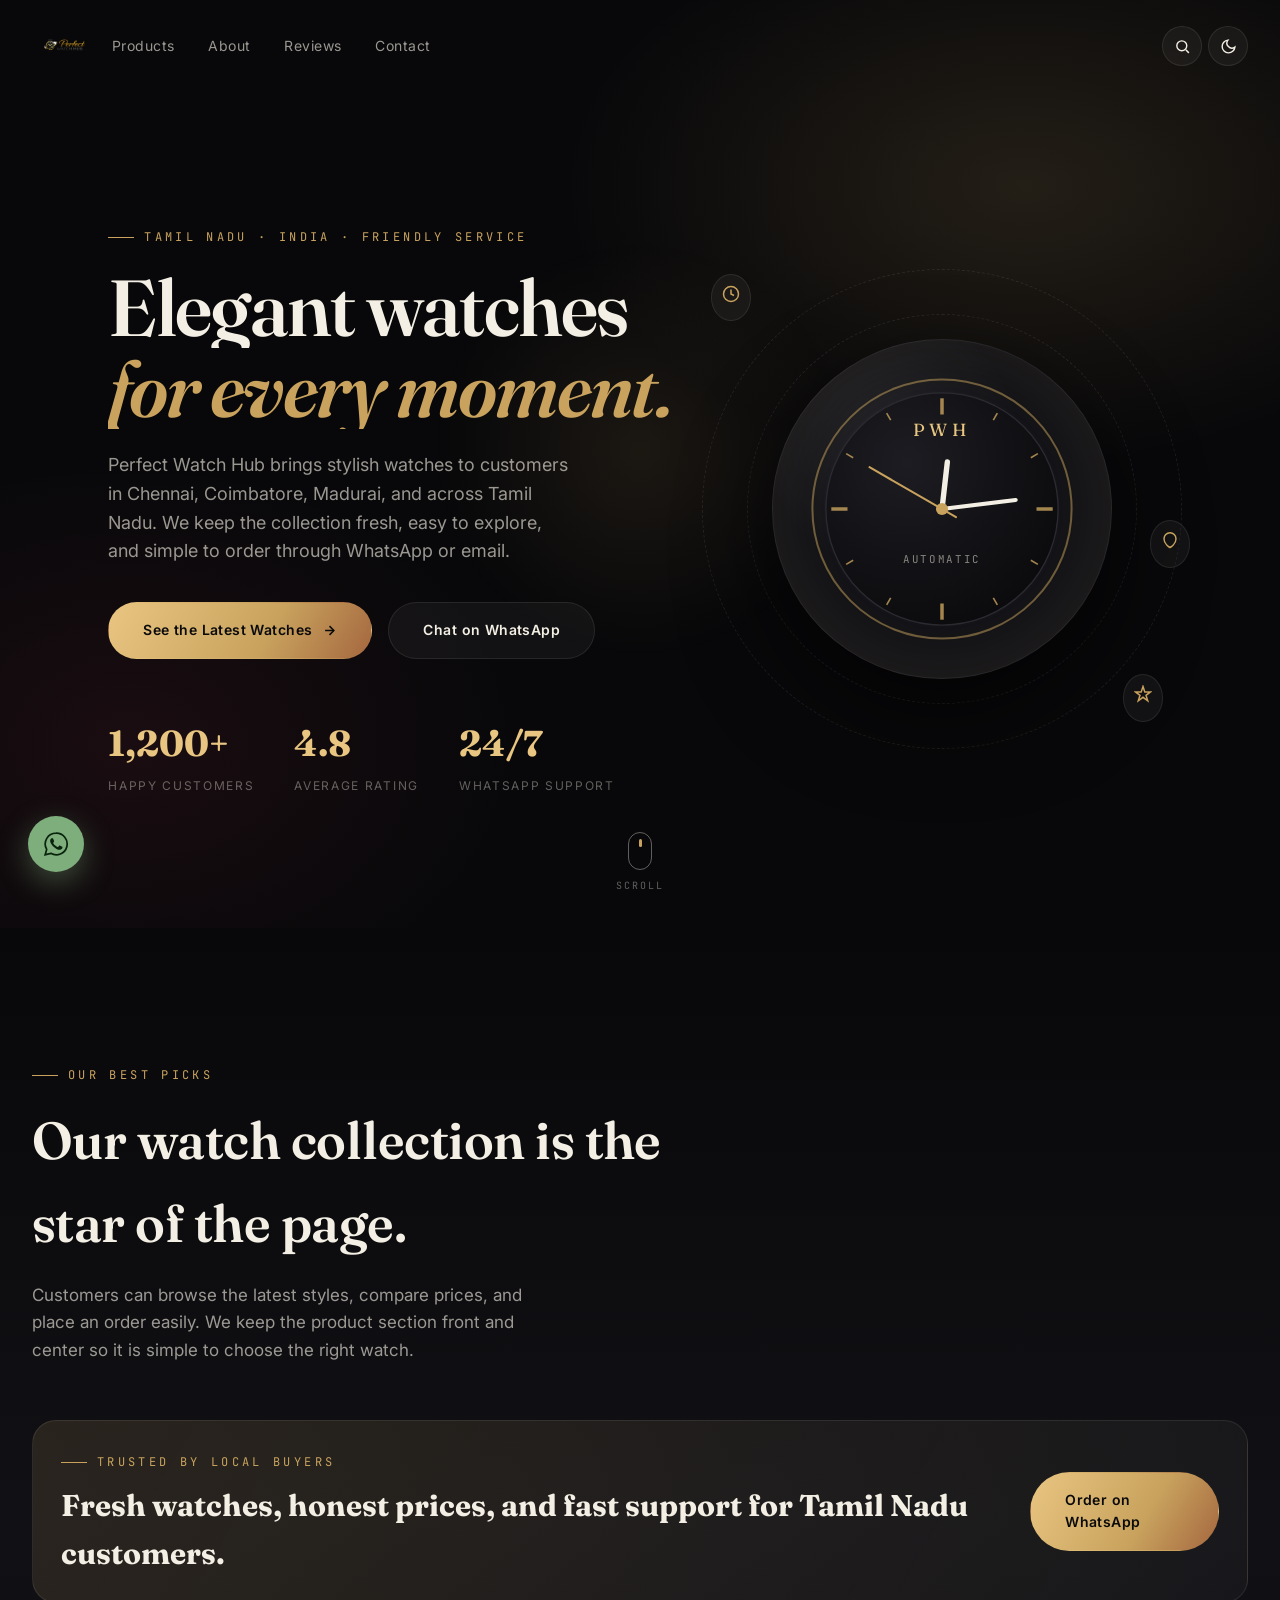
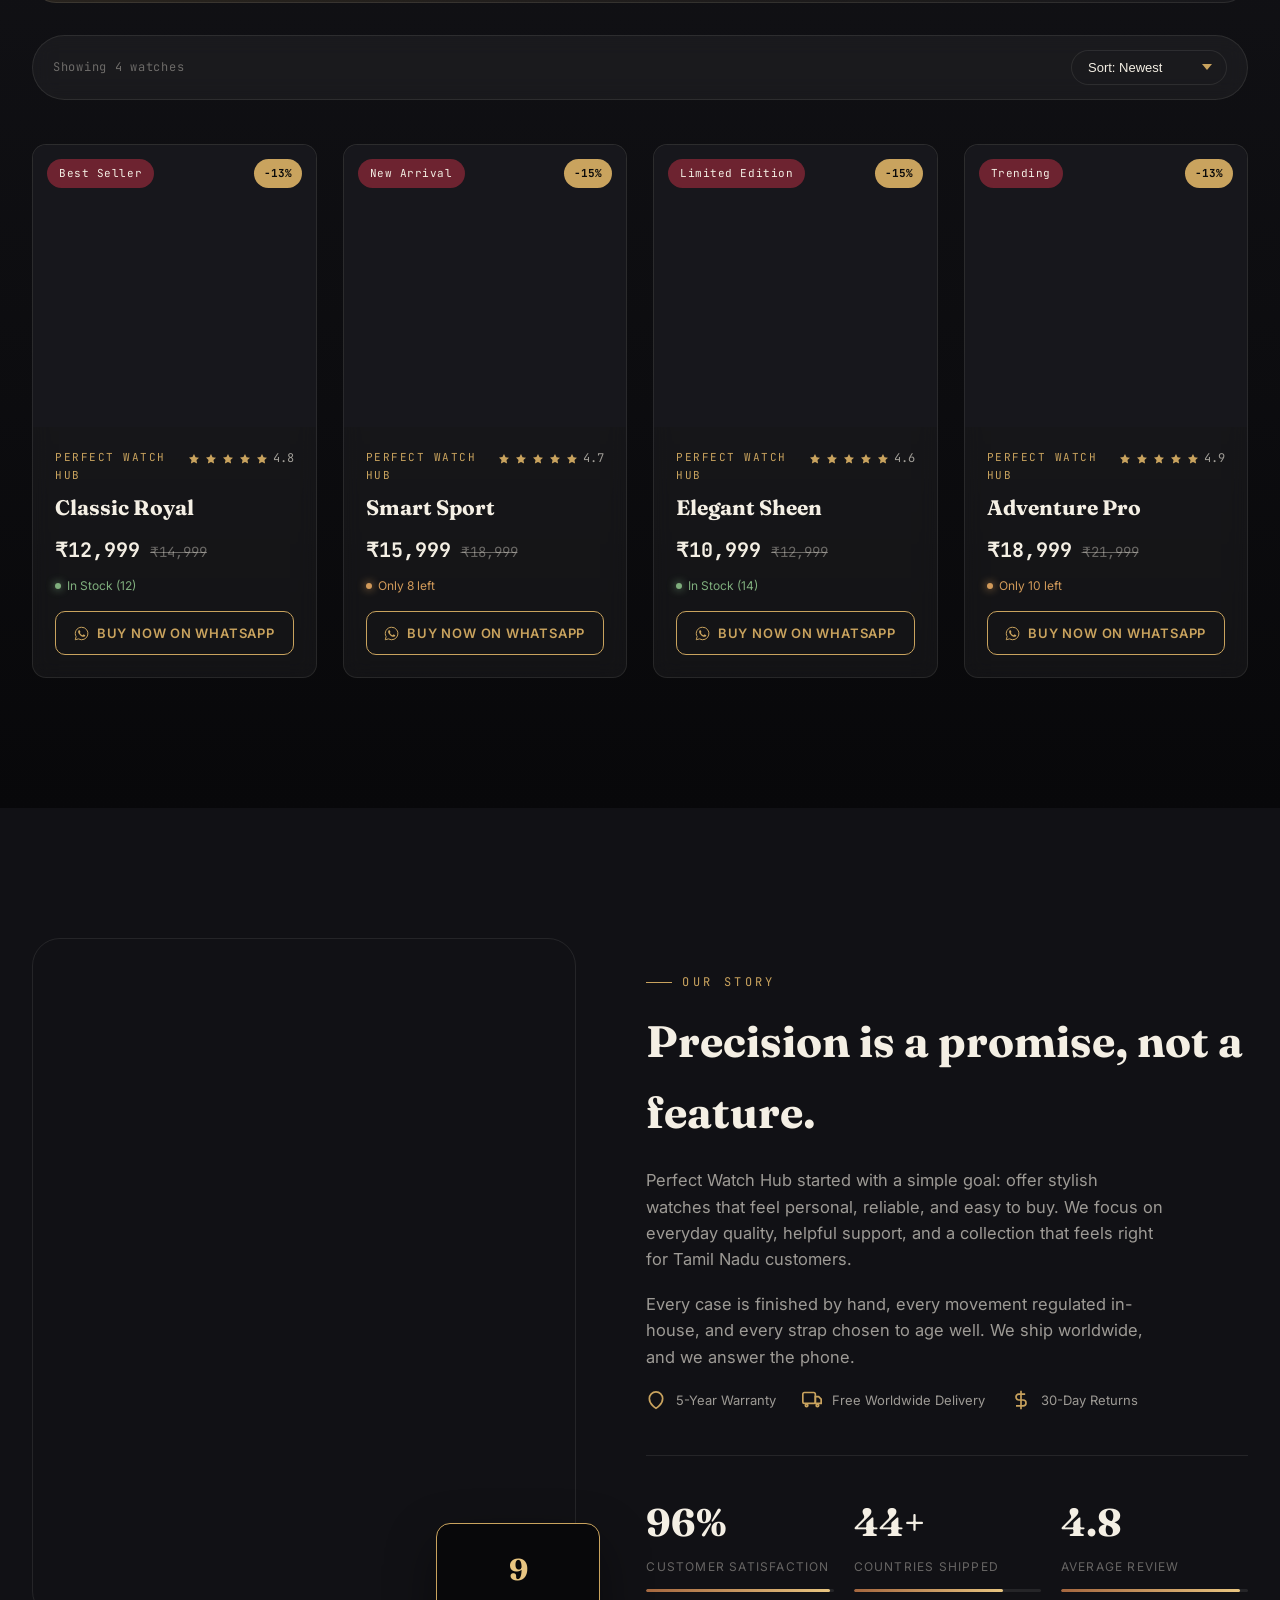
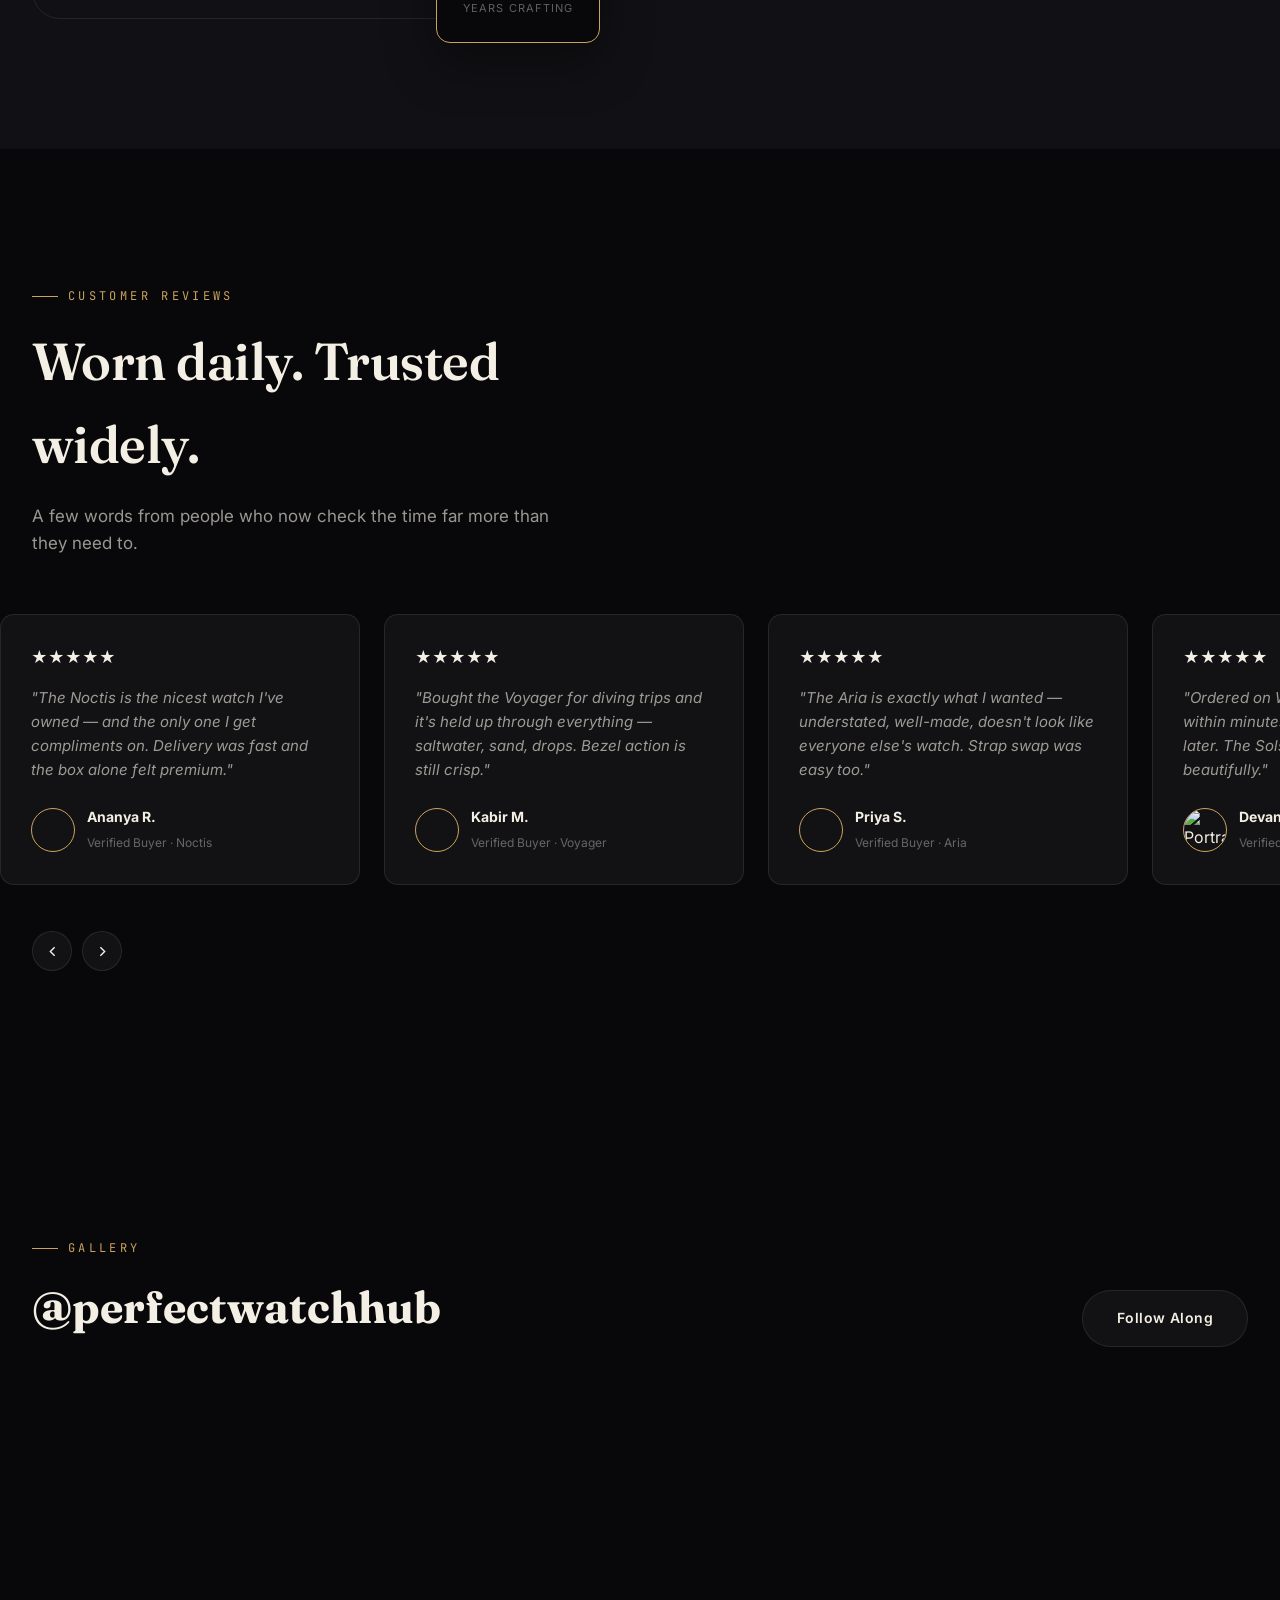
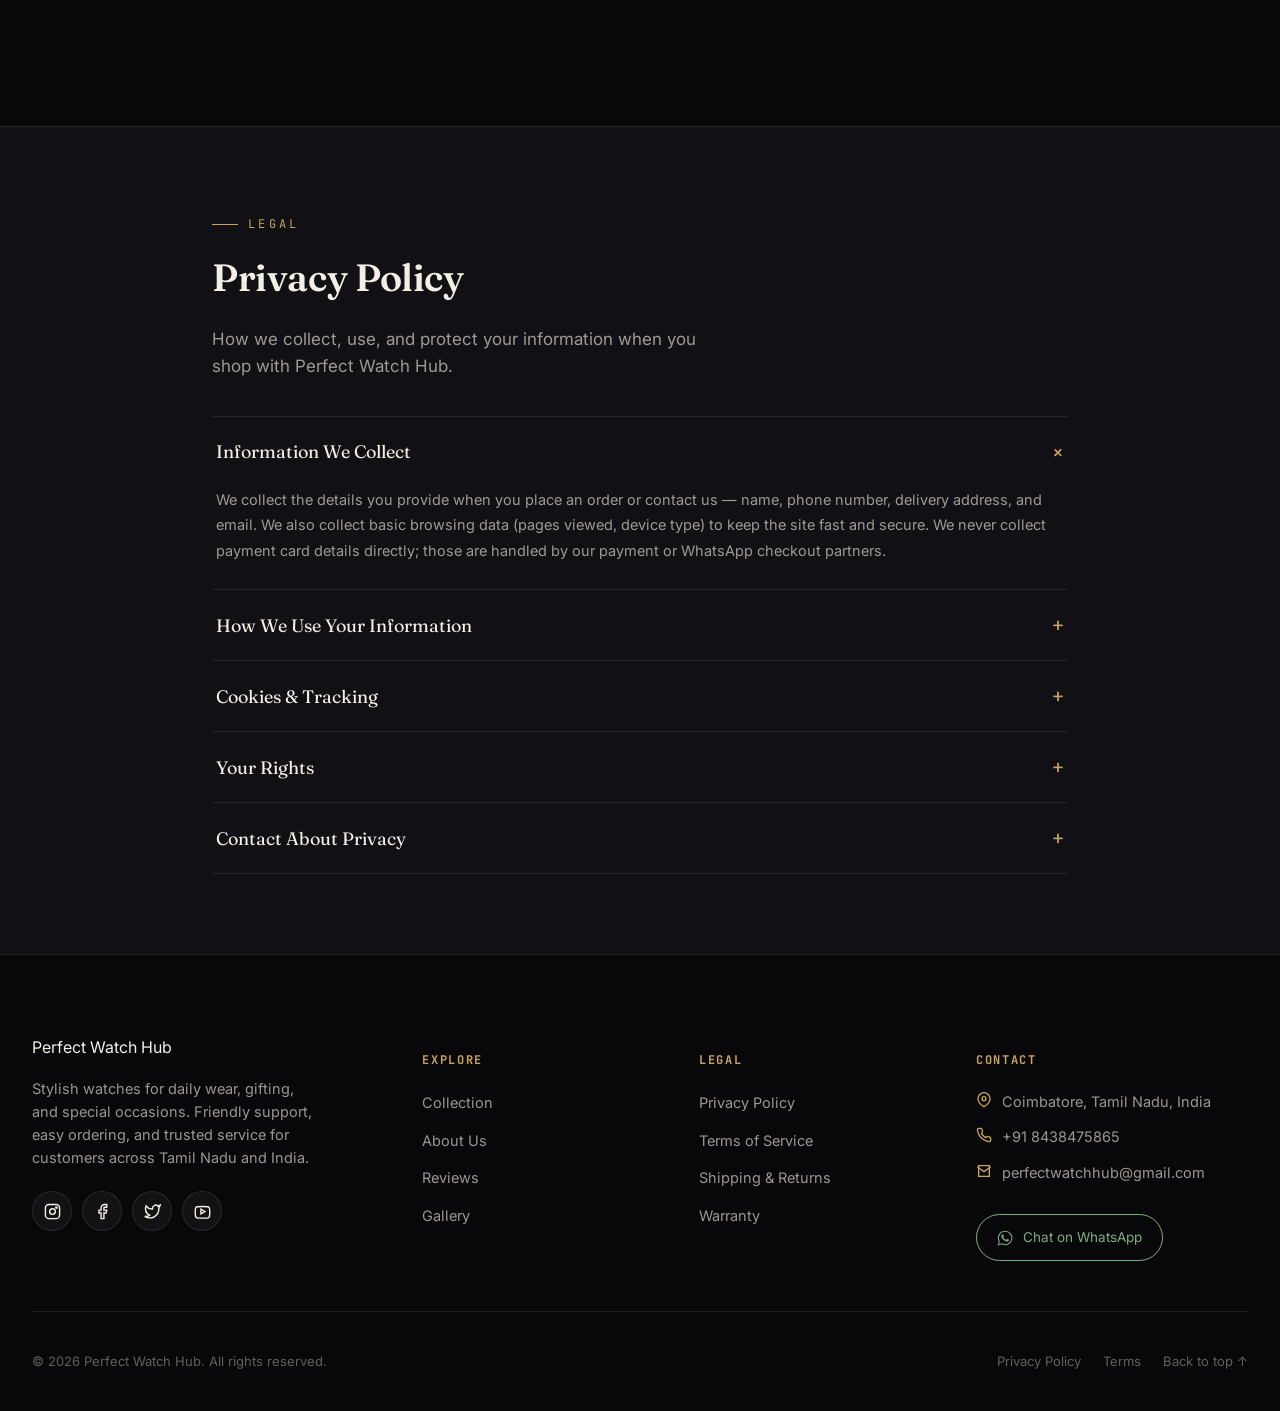
<file: index.html>
<!DOCTYPE html>
<html lang="en">
<head>
<meta charset="UTF-8">
<meta name="viewport" content="width=device-width, initial-scale=1.0">
<title>Perfect Watch Hub | Premium Watches in Tamil Nadu</title>
<meta name="description" content="Perfect Watch Hub is a trusted Tamil Nadu watch store with stylish watches, easy WhatsApp ordering, and fast support for customers across India.">
<link rel="icon" href="data:image/svg+xml,<svg xmlns=%22http://www.w3.org/2000/svg%22 viewBox=%220 0 100 100%22><circle cx=%2250%22 cy=%2250%22 r=%2246%22 fill=%22%2308080a%22 stroke=%22%23c9a35e%22 stroke-width=%224%22/><line x1=%2250%22 y1=%2250%22 x2=%2250%22 y2=%2222%22 stroke=%22%23c9a35e%22 stroke-width=%224%22/><line x1=%2250%22 y1=%2250%22 x2=%2270%22 y2=%2258%22 stroke=%22%23c9a35e%22 stroke-width=%224%22/></svg>">
<link rel="preconnect" href="https://fonts.googleapis.com">
<link rel="preconnect" href="https://fonts.gstatic.com" crossorigin>
<link href="https://fonts.googleapis.com/css2?family=Fraunces:ital,wght@0,500;0,600;0,700;1,500&family=Inter:wght@400;500;600;700&family=JetBrains+Mono:wght@400;500;700&display=swap" rel="stylesheet">
<link rel="stylesheet" href="style.css">
</head>
<body data-theme="dark">
<a href="#products" class="skip-link">Skip to products</a>

<!-- Loader -->
<div class="loader" id="loader">
  <div class="loader-dial"></div>
  <p>Winding the mechanism</p>
</div>

<div class="scroll-progress" id="scrollProgress"></div>
<div class="cursor-glow" id="cursorGlow"></div>

<!-- ================= NAVBAR ================= -->
<header class="navbar" id="navbar">
  <div class="container nav-inner">
    <a href="#top" class="brand">
      <img src="logo.png" alt="Perfect Watch Hub logo" class="brand-logo">
    </a>

    <nav class="nav-links" id="navLinks">
      <a href="#products" class="nav-link">Products</a>
      <a href="#about" class="nav-link">About</a>
      <a href="#reviews" class="nav-link">Reviews</a>
      <a href="#footer-contact" class="nav-link">Contact</a>
    </nav>

    <div class="nav-actions">
      <button class="icon-btn" id="searchToggle" aria-label="Search">
        <svg viewBox="0 0 24 24" fill="none" stroke="currentColor" stroke-width="2"><circle cx="11" cy="11" r="7"/><line x1="21" y1="21" x2="16.65" y2="16.65"/></svg>
      </button>
      <button class="icon-btn" id="themeToggle" aria-label="Toggle dark mode">
        <svg class="icon-moon" viewBox="0 0 24 24" fill="none" stroke="currentColor" stroke-width="2"><path d="M21 12.8A9 9 0 1 1 11.2 3 7 7 0 0 0 21 12.8z"/></svg>
        <svg class="icon-sun" viewBox="0 0 24 24" fill="none" stroke="currentColor" stroke-width="2"><circle cx="12" cy="12" r="4"/><path d="M12 2v2M12 20v2M4.9 4.9l1.4 1.4M17.7 17.7l1.4 1.4M2 12h2M20 12h2M4.9 19.1l1.4-1.4M17.7 6.3l1.4-1.4"/></svg>
      </button>
      <button class="icon-btn nav-toggle" id="navToggle" aria-label="Open menu" aria-expanded="false" aria-controls="navLinks" type="button">
        <svg class="icon-menu" viewBox="0 0 24 24" fill="none" stroke="currentColor" stroke-width="2"><line x1="3" y1="6" x2="21" y2="6"/><line x1="3" y1="12" x2="21" y2="12"/><line x1="3" y1="18" x2="21" y2="18"/></svg>
        <svg class="icon-close" viewBox="0 0 24 24" fill="none" stroke="currentColor" stroke-width="2"><line x1="18" y1="6" x2="6" y2="18"/><line x1="6" y1="6" x2="18" y2="18"/></svg>
      </button>
    </div>
  </div>
</header>
<div class="nav-backdrop" id="navBackdrop"></div>

<!-- Search overlay -->
<div class="search-panel" id="searchPanel">
  <div class="container">
    <div class="search-box">
      <svg width="24" height="24" viewBox="0 0 24 24" fill="none" stroke="currentColor" stroke-width="2" style="color:var(--gold)"><circle cx="11" cy="11" r="7"/><line x1="21" y1="21" x2="16.65" y2="16.65"/></svg>
      <input type="text" id="searchInput" placeholder="Search by name or brand…" autocomplete="off">
      <button class="search-close" id="searchClose">CLOSE</button>
    </div>
    <div class="search-suggestions" id="searchSuggestions"></div>
  </div>
</div>

<!-- ================= HERO ================= -->
<section class="hero" id="top">
  <div class="hero-particles" id="heroParticles"></div>
  <div class="container hero-inner">
    <div class="hero-copy">
      <span class="eyebrow">Tamil Nadu · India · Friendly Service</span>
      <h1>
        <span class="line"><span>Elegant watches</span></span>
        <span class="line"><span>for every moment.</span></span>
      </h1>
      <p class="lede">Perfect Watch Hub brings stylish watches to customers in Chennai, Coimbatore, Madurai, and across Tamil Nadu. We keep the collection fresh, easy to explore, and simple to order through WhatsApp or email.</p>
      <div class="hero-cta">
        <a href="#products" class="btn btn-primary" data-ripple>
          <span>See the Latest Watches</span>
          <svg width="15" height="15" viewBox="0 0 24 24" fill="none" stroke="currentColor" stroke-width="2.4"><line x1="5" y1="12" x2="19" y2="12"/><polyline points="12 5 19 12 12 19"/></svg>
        </a>
        <a href="https://wa.me/918438475865?text=Hello%2C%20I%20would%20like%20to%20know%20more%20about%20Perfect%20Watch%20Hub." class="btn btn-ghost" data-ripple>Chat on WhatsApp</a>
      </div>
      <div class="hero-stats">
        <div class="stat"><b data-count="1200" data-suffix="+">0</b><span>Happy Customers</span></div>
        <div class="stat"><b data-count="4.8" data-decimal="1">0</b><span>Average Rating</span></div>
        <div class="stat"><b data-count="24" data-suffix="/7">0</b><span>WhatsApp Support</span></div>
      </div>
    </div>

    <div class="hero-visual" id="heroVisual">
      <div class="watch-orbit"></div>
      <div class="watch-orbit o2"></div>
      <div class="watch-glass" id="watchGlass">
        <svg class="watch-face-svg" viewBox="0 0 200 200">
          <defs>
            <radialGradient id="dialGrad" cx="35%" cy="30%" r="80%">
              <stop offset="0%" stop-color="#1c1c22"/>
              <stop offset="100%" stop-color="#0a0a0c"/>
            </radialGradient>
          </defs>
          <circle cx="100" cy="100" r="96" fill="none" stroke="#c9a35e" stroke-width="1.5" opacity=".5"/>
          <circle cx="100" cy="100" r="86" fill="url(#dialGrad)" stroke="#2a2a30" stroke-width="1"/>
          <g id="ticks" stroke="#c9a35e" stroke-width="2" opacity=".8"></g>
          <text x="100" y="46" text-anchor="middle" fill="#e8c581" font-family="Fraunces, serif" font-size="13" letter-spacing="3">PWH</text>
          <text x="100" y="140" text-anchor="middle" fill="#8a8680" font-family="JetBrains Mono, monospace" font-size="8" letter-spacing="2">AUTOMATIC</text>
          <line id="hourHand" x1="100" y1="100" x2="100" y2="65" stroke="#f4efe4" stroke-width="4" stroke-linecap="round"/>
          <line id="minHand" x1="100" y1="100" x2="100" y2="45" stroke="#f4efe4" stroke-width="3" stroke-linecap="round"/>
          <line id="secHand" x1="100" y1="112" x2="100" y2="38" stroke="#c9a35e" stroke-width="1.5" stroke-linecap="round"/>
          <circle cx="100" cy="100" r="4.5" fill="#c9a35e"/>
        </svg>
      </div>
      <div class="floating-icon fi-1"><svg viewBox="0 0 24 24" fill="none" stroke="currentColor" stroke-width="2"><circle cx="12" cy="12" r="10"/><polyline points="12 6 12 12 16 14"/></svg></div>
      <div class="floating-icon fi-2"><svg viewBox="0 0 24 24" fill="none" stroke="currentColor" stroke-width="2"><path d="M12 2l2.4 7.2H22l-6 4.6 2.3 7.2L12 16.4 5.7 21l2.3-7.2-6-4.6h7.6z"/></svg></div>
      <div class="floating-icon fi-3"><svg viewBox="0 0 24 24" fill="none" stroke="currentColor" stroke-width="2"><path d="M12 22s8-4.5 8-11.8A8 8 0 0 0 4 10.2C4 17.5 12 22 12 22z"/></svg></div>
    </div>
  </div>

  <div class="scroll-cue"><div class="mouse"></div><span>Scroll</span></div>
</section>

<!-- ================= PRODUCTS ================= -->
<section class="products" id="products">
  <div class="container">
    <div class="section-head reveal">
      <span class="eyebrow">Our Best Picks</span>
      <h2>Our watch collection is the star of the page.</h2>
      <p>Customers can browse the latest styles, compare prices, and place an order easily. We keep the product section front and center so it is simple to choose the right watch.</p>
    </div>

    <div class="product-highlight reveal">
      <div>
        <span class="eyebrow">Trusted by local buyers</span>
        <h3>Fresh watches, honest prices, and fast support for Tamil Nadu customers.</h3>
      </div>
      <div class="product-highlight-actions">
        <a href="https://wa.me/918438475865?text=Hello%2C%20I%20would%20like%20to%20buy%20a%20watch%20from%20Perfect%20Watch%20Hub." class="btn btn-primary">Order on WhatsApp</a>
      </div>
    </div>

    <div class="products-toolbar reveal">
      <span class="toolbar-count" id="productCount">Showing 4 watches</span>
      <select class="sort-select" id="sortSelect">
        <option value="default">Sort: Newest</option>
        <option value="price-asc">Price: Low to High</option>
        <option value="price-desc">Price: High to Low</option>
        <option value="rating">Highest Rating</option>
        <option value="bestselling">Best Selling</option>
        <option value="discount">Biggest Discount</option>
      </select>
    </div>

    <div class="product-grid stagger" id="productGrid">
      <!-- Skeletons shown while CSV loads -->
      <div class="skeleton-card"><div class="skeleton-media"></div><div class="skeleton-line"></div><div class="skeleton-line short"></div><div class="skeleton-line"></div></div>
      <div class="skeleton-card"><div class="skeleton-media"></div><div class="skeleton-line"></div><div class="skeleton-line short"></div><div class="skeleton-line"></div></div>
      <div class="skeleton-card"><div class="skeleton-media"></div><div class="skeleton-line"></div><div class="skeleton-line short"></div><div class="skeleton-line"></div></div>
      <div class="skeleton-card"><div class="skeleton-media"></div><div class="skeleton-line"></div><div class="skeleton-line short"></div><div class="skeleton-line"></div></div>
    </div>
  </div>
</section>

<!-- ================= ABOUT ================= -->
<section class="about" id="about">
  <div class="container about-grid">
    <div class="about-media reveal-left">
      <div class="about-frame">
        <img src="https://images.unsplash.com/photo-1509048191080-d2984bad6ae5?auto=format&fit=crop&w=900&q=80" alt="Watchmaker hand-assembling a Perfect Watch Hub timepiece" loading="lazy" onerror="this.src='https://picsum.photos/seed/perfectwatchhub-about/900/1125'">
      </div>
      <div class="about-badge">
        <b data-count="9" data-suffix="">0</b>
        <span>Years Crafting</span>
      </div>
    </div>
    <div class="about-copy reveal-right">
      <span class="eyebrow">Our Story</span>
      <h2 style="font-family:var(--font-display); font-size:clamp(30px,3.6vw,44px); margin:14px 0 20px;">Precision is a promise, not a feature.</h2>
      <p>Perfect Watch Hub started with a simple goal: offer stylish watches that feel personal, reliable, and easy to buy. We focus on everyday quality, helpful support, and a collection that feels right for Tamil Nadu customers.</p>
      <p>Every case is finished by hand, every movement regulated in-house, and every strap chosen to age well. We ship worldwide, and we answer the phone.</p>
      <div class="trust-badges">
        <div class="tb"><svg viewBox="0 0 24 24" fill="none" stroke="currentColor" stroke-width="2"><path d="M12 22s8-4.5 8-11.8A8 8 0 0 0 4 10.2C4 17.5 12 22 12 22z"/></svg> 5-Year Warranty</div>
        <div class="tb"><svg viewBox="0 0 24 24" fill="none" stroke="currentColor" stroke-width="2"><rect x="1" y="3" width="15" height="13" rx="2"/><path d="M16 8h4l3 3v5h-7z"/><circle cx="5.5" cy="18.5" r="1.5"/><circle cx="18.5" cy="18.5" r="1.5"/></svg> Free Worldwide Delivery</div>
        <div class="tb"><svg viewBox="0 0 24 24" fill="none" stroke="currentColor" stroke-width="2"><path d="M12 1v22M17 5H9.5a3.5 3.5 0 0 0 0 7h5a3.5 3.5 0 0 1 0 7H6"/></svg> 30-Day Returns</div>
      </div>
      <div class="stat-row">
        <div class="stat">
          <b data-count="98" data-suffix="%">0</b><span>Customer Satisfaction</span>
          <div class="progress-track"><div class="progress-fill" data-progress="98"></div></div>
        </div>
        <div class="stat">
          <b data-count="45" data-suffix="+">0</b><span>Countries Shipped</span>
          <div class="progress-track"><div class="progress-fill" data-progress="80"></div></div>
        </div>
        <div class="stat">
          <b data-count="4.9" data-decimal="1">0</b><span>Average Review</span>
          <div class="progress-track"><div class="progress-fill" data-progress="96"></div></div>
        </div>
      </div>
    </div>
  </div>
</section>

<!-- ================= REVIEWS ================= -->
<section class="reviews" id="reviews">
  <div class="container">
    <div class="section-head reveal">
      <span class="eyebrow">Customer Reviews</span>
      <h2>Worn daily. Trusted widely.</h2>
      <p>A few words from people who now check the time far more than they need to.</p>
    </div>

    <div class="review-track" id="reviewTrack">
      <div class="review-card reveal">
        <div class="review-stars">★★★★★</div>
        <p class="review-text">"The Noctis is the nicest watch I've owned — and the only one I get compliments on. Delivery was fast and the box alone felt premium."</p>
        <div class="review-person">
          <img class="review-avatar" src="https://images.unsplash.com/photo-1633332755192-727a05c4013d?auto=format&fit=crop&w=100&q=80" alt="Portrait of Ananya R." loading="lazy" onerror="this.src='https://picsum.photos/seed/rev1/100/100'">
          <div><b>Ananya R.</b><span>Verified Buyer · Noctis</span></div>
        </div>
      </div>
      <div class="review-card reveal">
        <div class="review-stars">★★★★★</div>
        <p class="review-text">"Bought the Voyager for diving trips and it's held up through everything — saltwater, sand, drops. Bezel action is still crisp."</p>
        <div class="review-person">
          <img class="review-avatar" src="https://images.unsplash.com/photo-1607346256330-dee7af15f7c5?auto=format&fit=crop&w=100&q=80" alt="Portrait of Kabir M." loading="lazy" onerror="this.src='https://picsum.photos/seed/rev2/100/100'">
          <div><b>Kabir M.</b><span>Verified Buyer · Voyager</span></div>
        </div>
      </div>
      <div class="review-card reveal">
        <div class="review-stars">★★★★★</div>
        <p class="review-text">"The Aria is exactly what I wanted — understated, well-made, doesn't look like everyone else's watch. Strap swap was easy too."</p>
        <div class="review-person">
          <img class="review-avatar" src="https://images.unsplash.com/photo-1614283233556-f35b0c801ef1?auto=format&fit=crop&w=100&q=80" alt="Portrait of Priya S." loading="lazy" onerror="this.src='https://picsum.photos/seed/rev3/100/100'">
          <div><b>Priya S.</b><span>Verified Buyer · Aria</span></div>
        </div>
      </div>
      <div class="review-card reveal">
        <div class="review-stars">★★★★★</div>
        <p class="review-text">"Ordered on WhatsApp, had answers within minutes, watch arrived two days later. The Solstice dial catches light beautifully."</p>
        <div class="review-person">
          <img class="review-avatar" src="https://images.unsplash.com/photo-1500648767791-00dcc994a43e?auto=format&fit=crop&w=100&q=80" alt="Portrait of Devansh K." loading="lazy" onerror="this.src='https://picsum.photos/seed/rev4/100/100'">
          <div><b>Devansh K.</b><span>Verified Buyer · Solstice</span></div>
        </div>
      </div>
    </div>
    <div class="review-nav">
      <button class="icon-btn" id="reviewPrev" aria-label="Previous review"><svg viewBox="0 0 24 24" fill="none" stroke="currentColor" stroke-width="2"><polyline points="15 18 9 12 15 6"/></svg></button>
      <button class="icon-btn" id="reviewNext" aria-label="Next review"><svg viewBox="0 0 24 24" fill="none" stroke="currentColor" stroke-width="2"><polyline points="9 18 15 12 9 6"/></svg></button>
    </div>
  </div>
</section>

<!-- ================= INSTAGRAM ================= -->
<section class="instagram" id="instagram">
  <div class="container">
    <div class="insta-head reveal">
      <div>
        <span class="eyebrow">Gallery</span>
        <h2 style="font-family:var(--font-display); font-size:clamp(30px,3.6vw,44px); margin:14px 0 4px;">@perfectwatchhub</h2>
      </div>
      <a href="https://instagram.com" target="_blank" rel="noopener" class="btn btn-ghost">Follow Along</a>
    </div>
    <div class="insta-grid stagger" id="instaGrid">
      <div class="insta-item reveal" style="--i:0"><img src="https://images.unsplash.com/photo-1524805444758-089113d48a6d?auto=format&fit=crop&w=700&q=80" alt="Perfect Watch Hub watch on wrist, lifestyle shot" loading="lazy" onerror="this.src='https://picsum.photos/seed/insta1/700/900'"><div class="insta-overlay"><span>♥ 842</span></div></div>
      <div class="insta-item reveal" style="--i:1"><img src="https://images.unsplash.com/photo-1547996160-81dfa63595aa?auto=format&fit=crop&w=700&q=80" alt="Close-up of watch dial and hands" loading="lazy" onerror="this.src='https://picsum.photos/seed/insta2/700/700'"><div class="insta-overlay"><span>♥ 613</span></div></div>
      <div class="insta-item reveal" style="--i:2"><img src="https://images.unsplash.com/photo-1523170335258-f5c216a8f2a1?auto=format&fit=crop&w=700&q=80" alt="Watch styled on a desk with accessories" loading="lazy" onerror="this.src='https://picsum.photos/seed/insta3/700/700'"><div class="insta-overlay"><span>♥ 449</span></div></div>
      <div class="insta-item reveal" style="--i:3"><img src="https://images.unsplash.com/photo-1587836374828-4dbafa94cf0e?auto=format&fit=crop&w=700&q=80" alt="Leather strap watch on wrist outdoors" loading="lazy" onerror="this.src='https://picsum.photos/seed/insta4/700/900'"><div class="insta-overlay"><span>♥ 720</span></div></div>
      <div class="insta-item reveal" style="--i:4"><img src="https://images.unsplash.com/photo-1585123334904-845d60e97b29?auto=format&fit=crop&w=700&q=80" alt="Minimalist watch flatlay" loading="lazy" onerror="this.src='https://picsum.photos/seed/insta5/700/700'"><div class="insta-overlay"><span>♥ 391</span></div></div>
      <div class="insta-item reveal" style="--i:5"><img src="https://images.unsplash.com/photo-1548171915-e79a380a2a4b?auto=format&fit=crop&w=700&q=80" alt="Diver watch underwater lifestyle" loading="lazy" onerror="this.src='https://picsum.photos/seed/insta6/700/700'"><div class="insta-overlay"><span>♥ 558</span></div></div>
    </div>
  </div>
</section>

<!-- ================= PRIVACY POLICY (above footer) ================= -->
<section class="privacy" id="privacy">
  <div class="container privacy-inner">
    <div class="section-head reveal" style="margin-bottom:36px;">
      <span class="eyebrow">Legal</span>
      <h2 style="font-size:clamp(28px,3.4vw,38px);">Privacy Policy</h2>
      <p>How we collect, use, and protect your information when you shop with Perfect Watch Hub.</p>
    </div>

    <div class="privacy-accordion reveal" id="privacyAccordion">
      <div class="privacy-item open">
        <button class="privacy-q">Information We Collect <span class="plus">+</span></button>
        <div class="privacy-a"><div class="privacy-a-inner">We collect the details you provide when you place an order or contact us — name, phone number, delivery address, and email. We also collect basic browsing data (pages viewed, device type) to keep the site fast and secure. We never collect payment card details directly; those are handled by our payment or WhatsApp checkout partners.</div></div>
      </div>
      <div class="privacy-item">
        <button class="privacy-q">How We Use Your Information <span class="plus">+</span></button>
        <div class="privacy-a"><div class="privacy-a-inner">Your information is used to process orders, arrange delivery, respond to enquiries on WhatsApp or email, and — only if you opt in — to send occasional newsletter updates. We do not sell or rent your personal data to third parties.</div></div>
      </div>
      <div class="privacy-item">
        <button class="privacy-q">Cookies &amp; Tracking <span class="plus">+</span></button>
        <div class="privacy-a"><div class="privacy-a-inner">This site uses minimal, functional cookies to remember your cart, wishlist, and theme preference on your device. No third-party advertising trackers are used.</div></div>
      </div>
      <div class="privacy-item">
        <button class="privacy-q">Your Rights <span class="plus">+</span></button>
        <div class="privacy-a"><div class="privacy-a-inner">You can request a copy of the data we hold about you, ask us to correct it, or ask us to delete it at any time by messaging us on WhatsApp or emailing our support address in the footer below.</div></div>
      </div>
      <div class="privacy-item">
        <button class="privacy-q">Contact About Privacy <span class="plus">+</span></button>
        <div class="privacy-a"><div class="privacy-a-inner">Questions about this policy can be sent to privacy@perfectwatchhub.com or via the contact details in our footer. We aim to respond within 3 business days.</div></div>
      </div>
    </div>
  </div>
</section>

<!-- ================= FOOTER ================= -->
<footer class="site-footer" id="footer-contact">
  <div class="container">
    <div class="footer-grid">
      <div class="footer-brand">
        <a href="#top" class="brand"><span class="dot"></span> Perfect Watch Hub</a>
        <p>Stylish watches for daily wear, gifting, and special occasions. Friendly support, easy ordering, and trusted service for customers across Tamil Nadu and India.</p>
        <div class="footer-social">
          <a class="icon-btn" href="https://instagram.com" target="_blank" rel="noopener" aria-label="Instagram"><svg viewBox="0 0 24 24" fill="none" stroke="currentColor" stroke-width="2"><rect x="2" y="2" width="20" height="20" rx="5"/><circle cx="12" cy="12" r="4"/><circle cx="17.5" cy="6.5" r="1"/></svg></a>
          <a class="icon-btn" href="https://facebook.com" target="_blank" rel="noopener" aria-label="Facebook"><svg viewBox="0 0 24 24" fill="none" stroke="currentColor" stroke-width="2"><path d="M18 2h-3a5 5 0 0 0-5 5v3H7v4h3v8h4v-8h3l1-4h-4V7a1 1 0 0 1 1-1h3z"/></svg></a>
          <a class="icon-btn" href="https://twitter.com" target="_blank" rel="noopener" aria-label="Twitter / X"><svg viewBox="0 0 24 24" fill="none" stroke="currentColor" stroke-width="2"><path d="M23 3a10.9 10.9 0 0 1-3.14 1.53 4.48 4.48 0 0 0-7.86 3v1A10.66 10.66 0 0 1 3 4s-4 9 5 13a11.64 11.64 0 0 1-7 2c9 5 20 0 20-11.5a4.5 4.5 0 0 0-.08-.83A7.72 7.72 0 0 0 23 3z"/></svg></a>
          <a class="icon-btn" href="https://youtube.com" target="_blank" rel="noopener" aria-label="YouTube"><svg viewBox="0 0 24 24" fill="none" stroke="currentColor" stroke-width="2"><path d="M22 8.5s-.2-1.6-.8-2.3c-.8-.9-1.7-.9-2.1-1C16.3 5 12 5 12 5h0s-4.3 0-7.1.2c-.4.1-1.3.1-2.1 1C2.2 6.9 2 8.5 2 8.5S1.8 10.4 1.8 12.3v1.8C1.8 16 2 17.9 2 17.9s.2 1.6.8 2.3c.8.9 1.9.9 2.4 1C7 21.4 12 21.4 12 21.4s4.3 0 7.1-.2c.4-.1 1.3-.1 2.1-1 .6-.7.8-2.3.8-2.3s.2-1.9.2-3.8v-1.8C22.2 10.4 22 8.5 22 8.5z"/><polygon points="9.8 15.3 15.5 12 9.8 8.7"/></svg></a>
        </div>
      </div>

      <div class="footer-col">
        <h4>Explore</h4>
        <ul>
          <li><a href="#products">Collection</a></li>
          <li><a href="#about">About Us</a></li>
          <li><a href="#reviews">Reviews</a></li>
          <li><a href="#instagram">Gallery</a></li>
        </ul>
      </div>

      <div class="footer-col">
        <h4>Legal</h4>
        <ul>
          <li><a href="#privacy">Privacy Policy</a></li>
          <li><a href="#privacy">Terms of Service</a></li>
          <li><a href="#privacy">Shipping &amp; Returns</a></li>
          <li><a href="#privacy">Warranty</a></li>
        </ul>
      </div>

      <div class="footer-col">
        <h4>Contact</h4>
        <ul class="footer-contact">
          <li>
            <svg viewBox="0 0 24 24" fill="none" stroke="currentColor" stroke-width="2"><path d="M21 10c0 7-9 12-9 12s-9-5-9-12a9 9 0 0 1 18 0z"/><circle cx="12" cy="10" r="3"/></svg>
            <span>Coimbatore, Tamil Nadu, India</span>
          </li>
          <li>
            <svg viewBox="0 0 24 24" fill="none" stroke="currentColor" stroke-width="2"><path d="M22 16.9v3a2 2 0 0 1-2.2 2 19.8 19.8 0 0 1-8.6-3.1 19.5 19.5 0 0 1-6-6 19.8 19.8 0 0 1-3.1-8.7A2 2 0 0 1 4.1 2h3a2 2 0 0 1 2 1.7c.1.9.3 1.8.6 2.7a2 2 0 0 1-.4 2.1L8.1 9.6a16 16 0 0 0 6.3 6.3l1.1-1.1a2 2 0 0 1 2.1-.4c.9.3 1.8.5 2.7.6a2 2 0 0 1 1.7 2.1z"/></svg>
            <span>+91 8438475865</span>
          </li>
          <li>
            <svg viewBox="0 0 24 24" fill="none" stroke="currentColor" stroke-width="2"><path d="M4 4h16v16H4z"/><path d="M22 6l-10 7L2 6"/></svg>
            <span>perfectwatchhub@gmail.com</span>
          </li>
        </ul>
        <a class="footer-whatsapp" href="https://wa.me/918438475865?text=Hello%2C%20I%27d%20like%20to%20know%20more%20about%20Perfect%20Watch%20Hub." target="_blank" rel="noopener">
          <svg width="16" height="16" viewBox="0 0 24 24" fill="currentColor"><path d="M17.5 14.4c-.3-.1-1.7-.9-2-1-.3-.1-.5-.1-.6.1-.2.3-.7 1-.9 1.1-.2.2-.3.2-.6.1-.3-.2-1.2-.5-2.3-1.5-.9-.8-1.4-1.7-1.6-2-.2-.3 0-.5.1-.6l.4-.5c.1-.2.2-.3.2-.5.1-.2 0-.4 0-.5-.1-.1-.6-1.5-.8-2-.2-.5-.4-.5-.6-.5h-.5c-.2 0-.5.1-.7.3-.3.3-1 1-1 2.4s1 2.8 1.2 3c.1.2 2 3 4.7 4.3.7.3 1.2.5 1.6.6.7.2 1.3.2 1.8.1.5-.1 1.7-.7 1.9-1.4.2-.7.2-1.2.2-1.4-.1-.1-.3-.2-.5-.3z"/><path d="M12 2a10 10 0 0 0-8.6 15L2 22l5.2-1.4A10 10 0 1 0 12 2z" fill="none" stroke="currentColor" stroke-width="1.6"/></svg>
          Chat on WhatsApp
        </a>
      </div>
    </div>

    <div class="footer-bottom">
      <p>© <span id="year"></span> Perfect Watch Hub. All rights reserved.</p>
      <div class="footer-legal">
        <a href="#privacy">Privacy Policy</a>
        <a href="#privacy">Terms</a>
        <a href="#top">Back to top ↑</a>
      </div>
    </div>
  </div>
</footer>

<a class="whatsapp-float" href="https://wa.me/918438475865?text=Hello%2C%20I%27d%20like%20to%20know%20more%20about%20Perfect%20Watch%20Hub." target="_blank" rel="noopener" aria-label="Chat on WhatsApp">
  <svg viewBox="0 0 24 24" fill="currentColor"><path d="M17.5 14.4c-.3-.1-1.7-.9-2-1-.3-.1-.5-.1-.6.1-.2.3-.7 1-.9 1.1-.2.2-.3.2-.6.1-.3-.2-1.2-.5-2.3-1.5-.9-.8-1.4-1.7-1.6-2-.2-.3 0-.5.1-.6l.4-.5c.1-.2.2-.3.2-.5.1-.2 0-.4 0-.5-.1-.1-.6-1.5-.8-2-.2-.5-.4-.5-.6-.5h-.5c-.2 0-.5.1-.7.3-.3.3-1 1-1 2.4s1 2.8 1.2 3c.1.2 2 3 4.7 4.3.7.3 1.2.5 1.6.6.7.2 1.3.2 1.8.1.5-.1 1.7-.7 1.9-1.4.2-.7.2-1.2.2-1.4-.1-.1-.3-.2-.5-.3z"/><path d="M12 2a10 10 0 0 0-8.6 15L2 22l5.2-1.4A10 10 0 1 0 12 2z" fill="none" stroke="currentColor" stroke-width="1.6"/></svg>
</a>

<button class="back-to-top" id="backToTop" aria-label="Back to top">
  <svg viewBox="0 0 24 24" fill="none" stroke="currentColor" stroke-width="2.4"><line x1="12" y1="19" x2="12" y2="5"/><polyline points="5 12 12 5 19 12"/></svg>
</button>

<!-- Quick View Modal -->
<div class="modal-overlay" id="modalOverlay">
  <div class="modal-box" id="modalBox"></div>
</div>

<div class="toast" id="toast"><svg viewBox="0 0 24 24" fill="none" stroke="currentColor" stroke-width="2.4"><polyline points="20 6 9 17 4 12"/></svg><span id="toastMsg"></span></div>

<script src="csv-loader.js"></script>
<script src="script.js"></script>
</body>
</html>
</file>
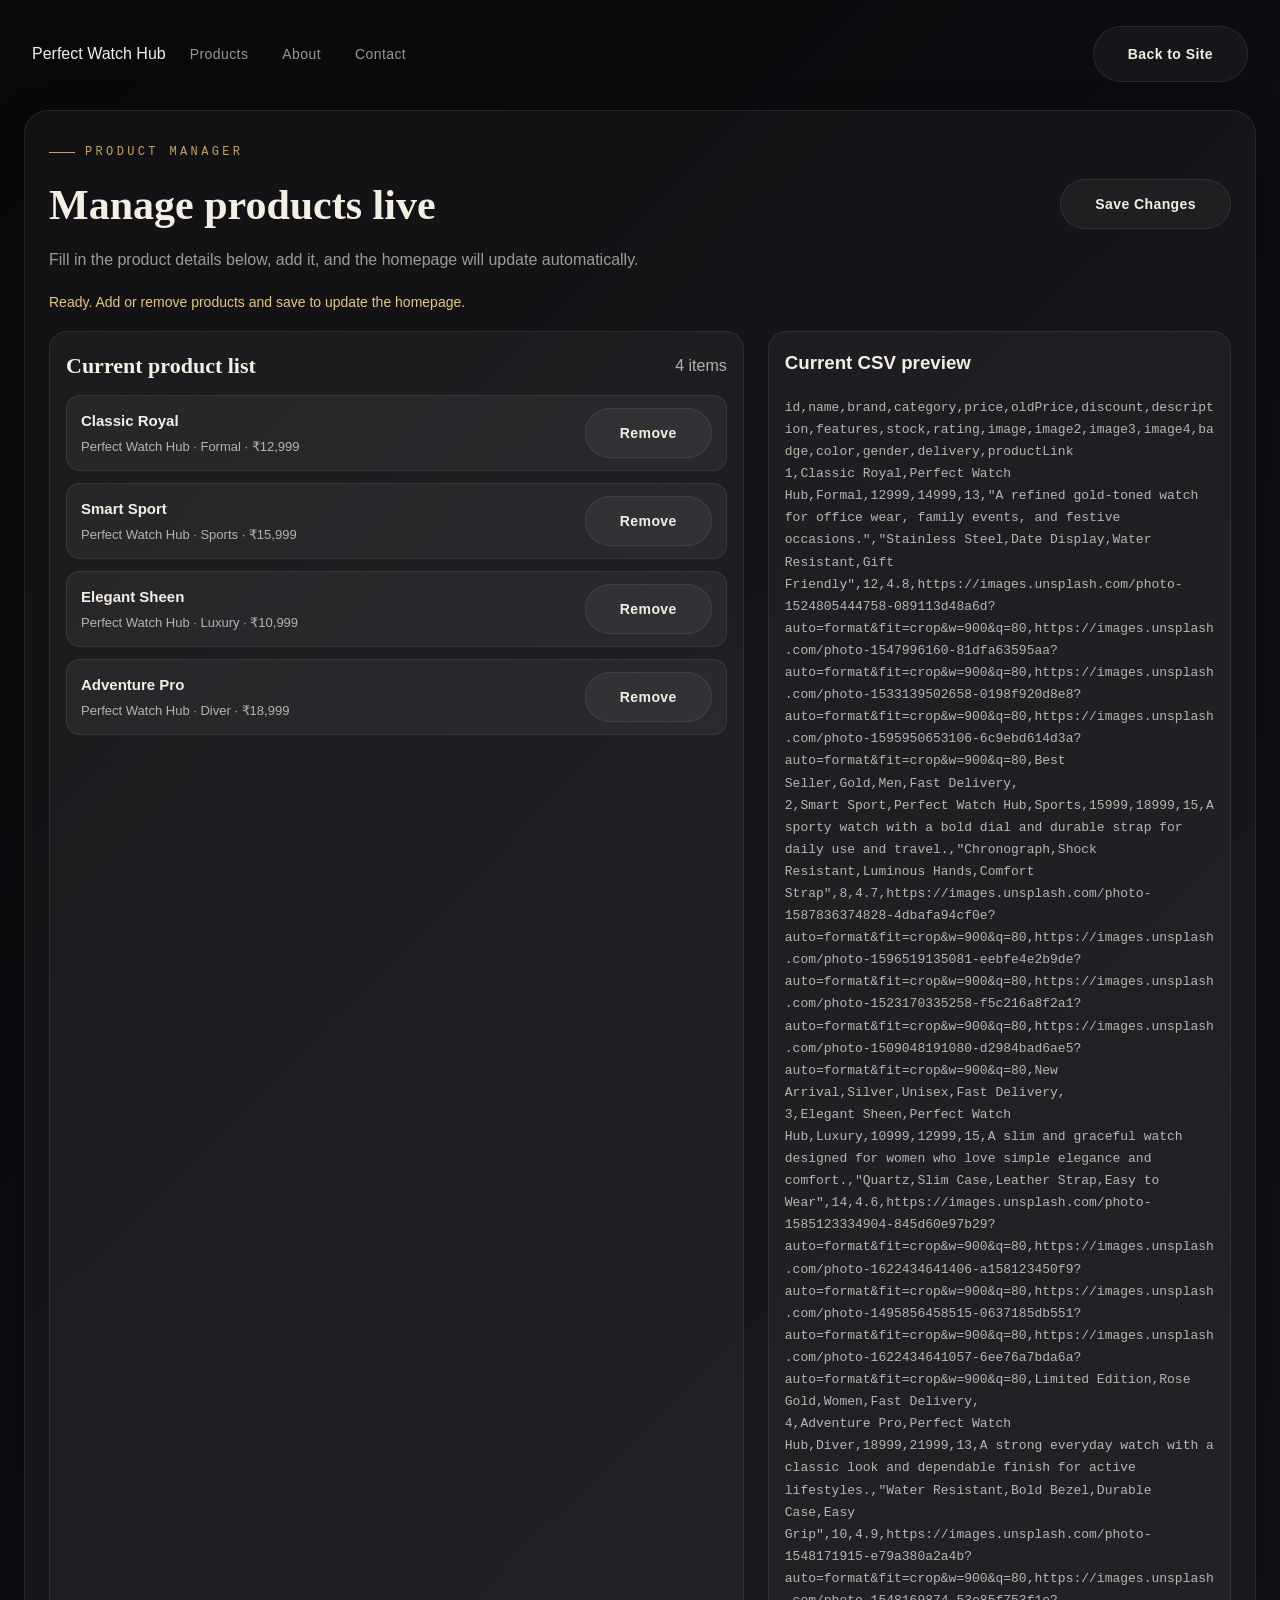
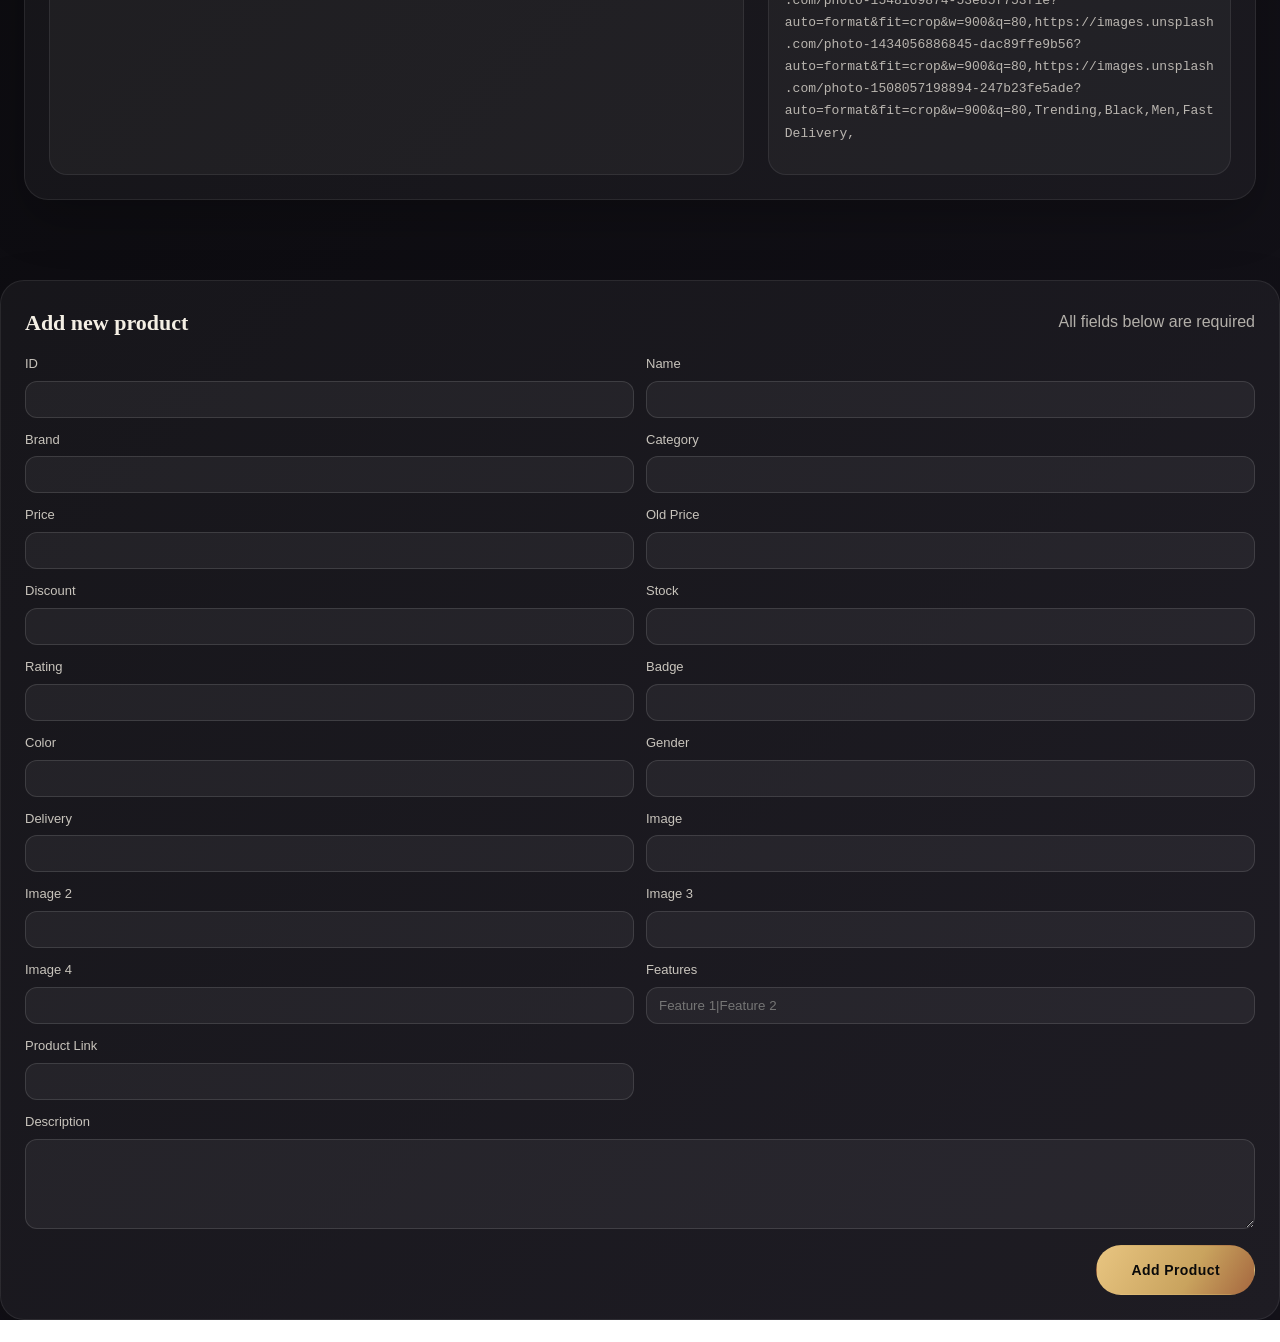
<file: admin.html>
<!DOCTYPE html>
<html lang="en">
<head>
  <meta charset="UTF-8" />
  <meta name="viewport" content="width=device-width, initial-scale=1.0" />
  <title>Perfect Watch Hub | Product Manager</title>
  <link rel="stylesheet" href="style.css" />
  <style>
    body { background: linear-gradient(135deg, #08080a 0%, #15131b 100%); }
    .admin-shell { max-width: 1280px; margin: 0 auto; padding: 110px 24px 60px; }
    .admin-card { background: rgba(255,255,255,0.04); border: 1px solid rgba(255,255,255,0.08); border-radius: 24px; padding: 24px; box-shadow: 0 20px 50px rgba(0,0,0,0.22); }
    .admin-toolbar { display:flex; justify-content:space-between; gap:20px; align-items:center; flex-wrap:wrap; margin-bottom:18px; }
    .admin-actions { display:flex; gap:12px; flex-wrap:wrap; }
    .status-msg { margin: 12px 0 18px; color: var(--gold-bright); font-size: 14px; min-height: 22px; }
    .admin-grid { display:grid; grid-template-columns: 1.2fr 0.8fr; gap:24px; }
    .list-panel, .preview-panel { background: rgba(255,255,255,0.04); border: 1px solid rgba(255,255,255,0.08); border-radius: 18px; padding: 16px; }
    .product-list { display:grid; gap:12px; }
    .product-item { display:flex; align-items:center; justify-content:space-between; gap:12px; padding:12px 14px; border-radius:14px; background: rgba(255,255,255,0.05); border: 1px solid rgba(255,255,255,0.08); }
    .product-info { display:flex; flex-direction:column; gap:4px; }
    .product-info strong { font-size: 15px; }
    .product-info span { color: rgba(244,239,228,0.7); font-size: 13px; }
    .empty-state { padding: 20px; border: 1px dashed rgba(255,255,255,0.14); border-radius: 14px; color: rgba(244,239,228,0.7); text-align:center; }
    .preview-panel pre { white-space: pre-wrap; word-break: break-word; color: rgba(244,239,228,0.72); font-size: 13px; line-height: 1.7; }
    .modal-overlay { position: fixed; inset: 0; background: rgba(0,0,0,0.78); display:flex; align-items:center; justify-content:center; padding: 20px; z-index: 2000; }
    .modal-overlay.hidden { display:none !important; }
    .modal-card { width:min(900px, 100%); background: #111117; border:1px solid rgba(255,255,255,0.1); border-radius: 22px; padding: 20px; box-shadow: 0 20px 55px rgba(0,0,0,0.35); }
    .modal-header { display:flex; justify-content:space-between; align-items:center; margin-bottom:14px; }
    .modal-header button { background:none; color:#fff; border:none; font-size:24px; }
    .form-grid { display:grid; grid-template-columns: repeat(2, minmax(0, 1fr)); gap:12px; }
    .form-grid label { display:flex; flex-direction:column; gap:6px; color: rgba(244,239,228,0.8); font-size: 13px; }
    .form-grid input, .form-grid textarea { border:1px solid rgba(255,255,255,0.12); background: rgba(255,255,255,0.05); border-radius: 12px; padding: 10px 12px; color: #fff; }
    .form-grid textarea { min-height: 90px; resize: vertical; }
    .modal-actions { display:flex; justify-content:flex-end; gap:10px; margin-top: 16px; }
    @media (max-width: 900px) { .admin-grid { grid-template-columns: 1fr; } .form-grid { grid-template-columns: 1fr; } }
  </style>
</head>
<body>
  <header class="navbar" id="navbar">
    <div class="container nav-inner">
      <a href="index.html" class="brand"><span class="dot"></span> Perfect Watch Hub</a>
      <nav class="nav-links" id="navLinks">
        <a href="index.html#products" class="nav-link">Products</a>
        <a href="index.html#about" class="nav-link">About</a>
        <a href="index.html#footer-contact" class="nav-link">Contact</a>
      </nav>
      <div class="nav-actions">
        <a href="index.html" class="btn btn-ghost">Back to Site</a>
      </div>
    </div>
  </header>

  <main class="admin-shell">
    <div class="admin-card">
      <div class="admin-toolbar">
        <div>
          <span class="eyebrow">Product Manager</span>
          <h1 style="font-family:var(--font-display); font-size:clamp(30px,4vw,42px); margin:10px 0 8px;">Manage products live</h1>
          <p style="color:var(--ivory-dim); max-width:760px; margin:0;">Fill in the product details below, add it, and the homepage will update automatically.</p>
        </div>
        <div class="admin-actions">
          <button id="saveChangesBtn" class="btn btn-ghost">Save Changes</button>
        </div>
      </div>

      <div id="statusMsg" class="status-msg">Loading products…</div>

      <div class="admin-grid">
        <section class="list-panel">
          <div class="admin-toolbar" style="margin-bottom:12px;">
            <h2 style="margin:0; font-family:var(--font-display); font-size:22px;">Current product list</h2>
            <span id="productCount" style="color:rgba(244,239,228,0.7);">0 items</span>
          </div>
          <div id="productList" class="product-list"></div>
        </section>

        <section class="preview-panel">
          <h3 style="margin-top:0;">Current CSV preview</h3>
          <pre id="csvPreview">Loading…</pre>
        </section>
      </div>
    </div>
  </main>

  <div id="productFormPanel" class="admin-card" style="margin-top:20px;">
    <div class="admin-toolbar" style="margin-bottom:14px;">
      <h3 style="margin:0; font-family:var(--font-display); font-size:22px;">Add new product</h3>
      <span style="color:rgba(244,239,228,0.7);">All fields below are required</span>
    </div>
    <form id="productForm">
      <div class="form-grid">
          <label>ID<input name="id" type="text" required /></label>
          <label>Name<input name="name" type="text" required /></label>
          <label>Brand<input name="brand" type="text" required /></label>
          <label>Category<input name="category" type="text" required /></label>
          <label>Price<input name="price" type="number" step="0.01" required /></label>
          <label>Old Price<input name="oldPrice" type="number" step="0.01" /></label>
          <label>Discount<input name="discount" type="number" step="0.01" /></label>
          <label>Stock<input name="stock" type="number" required /></label>
          <label>Rating<input name="rating" type="number" step="0.1" /></label>
          <label>Badge<input name="badge" type="text" /></label>
          <label>Color<input name="color" type="text" /></label>
          <label>Gender<input name="gender" type="text" /></label>
          <label>Delivery<input name="delivery" type="text" /></label>
          <label>Image<input name="image" type="url" /></label>
          <label>Image 2<input name="image2" type="url" /></label>
          <label>Image 3<input name="image3" type="url" /></label>
          <label>Image 4<input name="image4" type="url" /></label>
          <label>Features<input name="features" type="text" placeholder="Feature 1|Feature 2" /></label>
          <label>Product Link<input name="productLink" type="url" /></label>
          <label style="grid-column: 1 / -1;">Description<textarea name="description"></textarea></label>
        </div>
      <div class="modal-actions">
        <button type="submit" class="btn btn-primary">Add Product</button>
      </div>
    </form>
  </div>

  <script src="csv-loader.js"></script>
  <script>
    const STORAGE_KEY = 'perfectWatchHubCsv';
    const productList = document.getElementById('productList');
    const productCount = document.getElementById('productCount');
    const csvPreview = document.getElementById('csvPreview');
    const statusMsg = document.getElementById('statusMsg');
    const productForm = document.getElementById('productForm');
    const sampleCsv = `id,name,brand,category,price,oldPrice,discount,description,features,stock,rating,image,image2,image3,image4,badge,color,gender,delivery,productLink
1,Classic Royal,Perfect Watch Hub,Formal,12999,14999,13,A refined gold-toned watch for office wear and festive occasions.,Stainless Steel|Date Display|Water Resistant|Gift Friendly,12,4.8,https://images.unsplash.com/photo-1524805444758-089113d48a6d?auto=format&fit=crop&w=900&q=80,https://images.unsplash.com/photo-1547996160-81dfa63595aa?auto=format&fit=crop&w=900&q=80,https://images.unsplash.com/photo-1533139502658-0198f920d8e8?auto=format&fit=crop&w=900&q=80,https://images.unsplash.com/photo-1595950653106-6c9ebd614d3a?auto=format&fit=crop&w=900&q=80,Best Seller,Gold,Men,Fast Delivery,
2,Smart Sport,Perfect Watch Hub,Sports,15999,18999,15,A sporty watch with a bold dial and durable strap for daily use.,Chronograph|Shock Resistant|Luminous Hands|Comfort Strap,8,4.7,https://images.unsplash.com/photo-1587836374828-4dbafa94cf0e?auto=format&fit=crop&w=900&q=80,https://images.unsplash.com/photo-1596519135081-eebfe4e2b9de?auto=format&fit=crop&w=900&q=80,https://images.unsplash.com/photo-1523170335258-f5c216a8f2a1?auto=format&fit=crop&w=900&q=80,https://images.unsplash.com/photo-1509048191080-d2984bad6ae5?auto=format&fit=crop&w=900&q=80,New Arrival,Silver,Unisex,Fast Delivery,
3,Elegant Sheen,Perfect Watch Hub,Luxury,10999,12999,15,A slim and graceful watch designed for women who love simple elegance.,Quartz|Slim Case|Leather Strap|Easy to Wear,14,4.6,https://images.unsplash.com/photo-1585123334904-845d60e97b29?auto=format&fit=crop&w=900&q=80,https://images.unsplash.com/photo-1622434641406-a158123450f9?auto=format&fit=crop&w=900&q=80,https://images.unsplash.com/photo-1495856458515-0637185db551?auto=format&fit=crop&w=900&q=80,https://images.unsplash.com/photo-1622434641057-6ee76a7bda6a?auto=format&fit=crop&w=900&q=80,Limited Edition,Rose Gold,Women,Fast Delivery,
4,Adventure Pro,Perfect Watch Hub,Diver,18999,21999,13,A strong everyday watch with dependable finish for active lifestyles.,Water Resistant|Bold Bezel|Durable Case|Easy Grip,10,4.9,https://images.unsplash.com/photo-1548171915-e79a380a2a4b?auto=format&fit=crop&w=900&q=80,https://images.unsplash.com/photo-1548169874-53e85f753f1e?auto=format&fit=crop&w=900&q=80,https://images.unsplash.com/photo-1434056886845-dac89ffe9b56?auto=format&fit=crop&w=900&q=80,https://images.unsplash.com/photo-1508057198894-247b23fe5ade?auto=format&fit=crop&w=900&q=80,Trending,Black,Men,Fast Delivery,`;
    const header = ['id','name','brand','category','price','oldPrice','discount','description','features','stock','rating','image','image2','image3','image4','badge','color','gender','delivery','productLink'];
    let products = [];

    function parseCsv(text) {
      const rows = [];
      let row = [];
      let field = '';
      let inQuotes = false;
      for (let i = 0; i < text.length; i++) {
        const char = text[i];
        const next = text[i + 1];
        if (inQuotes) {
          if (char === '"' && next === '"') { field += '"'; i++; }
          else if (char === '"') { inQuotes = false; }
          else { field += char; }
        } else {
          if (char === '"') inQuotes = true;
          else if (char === ',') { row.push(field); field = ''; }
          else if (char === '\r') { /* ignore */ }
          else if (char === '\n') { row.push(field); rows.push(row); row = []; field = ''; }
          else field += char;
        }
      }
      if (field.length || row.length) { row.push(field); rows.push(row); }
      return rows.filter(r => r.length > 1 || (r.length === 1 && r[0].trim() !== ''));
    }

    function csvEscape(value) {
      const text = value == null ? '' : String(value);
      if (/[",\n]/.test(text)) {
        return '"' + text.replace(/"/g, '""') + '"';
      }
      return text;
    }

    function rowsToObjects(rows) {
      const headers = rows[0].map(h => h.trim());
      return rows.slice(1).map(r => {
        const obj = {};
        headers.forEach((h, idx) => { obj[h] = (r[idx] !== undefined ? r[idx].trim() : ''); });
        obj.price = parseFloat(obj.price) || 0;
        obj.oldPrice = parseFloat(obj.oldPrice) || 0;
        obj.discount = parseFloat(obj.discount) || 0;
        obj.stock = parseInt(obj.stock, 10) || 0;
        obj.rating = parseFloat(obj.rating) || 0;
        obj.features = obj.features ? obj.features.split('|').map(f => f.trim()).filter(Boolean) : [];
        obj.images = [obj.image, obj.image2, obj.image3, obj.image4].filter(Boolean);
        return obj;
      });
    }

    function objectsToCsv(list) {
      const lines = [header.join(',')];
      list.forEach(item => {
        const values = header.map(key => csvEscape(item[key] ?? ''));
        lines.push(values.join(','));
      });
      return lines.join('\n');
    }

    function setStatus(message) {
      statusMsg.textContent = message;
    }

    function loadProducts() {
      const stored = localStorage.getItem(STORAGE_KEY) || sampleCsv;
      const rows = parseCsv(stored);
      products = rowsToObjects(rows);
      renderList();
      renderPreview();
      setStatus('Ready. Add or remove products and save to update the homepage.');
    }

    function renderList() {
      productCount.textContent = `${products.length} item${products.length === 1 ? '' : 's'}`;
      if (!products.length) {
        productList.innerHTML = '<div class="empty-state">No products yet. Import one to begin.</div>';
        return;
      }
      productList.innerHTML = products.map(product => `
        <div class="product-item">
          <div class="product-info">
            <strong>${product.name || 'Untitled'}</strong>
            <span>${product.brand || 'Brand'} · ${product.category || 'Category'} · ₹${Number(product.price || 0).toLocaleString('en-IN')}</span>
          </div>
          <button class="btn btn-ghost" data-remove-id="${product.id}">Remove</button>
        </div>
      `).join('');

      productList.querySelectorAll('[data-remove-id]').forEach(button => {
        button.addEventListener('click', () => {
          const removeId = button.getAttribute('data-remove-id');
          products = products.filter(product => String(product.id) !== String(removeId));
          renderList();
          renderPreview();
          setStatus('Removed from the list. Click Save Changes to publish.');
        });
      });
    }

    function renderPreview() {
      const csvText = objectsToCsv(products);
      csvPreview.textContent = csvText;
    }

    function saveChanges() {
      const csvText = objectsToCsv(products);
      localStorage.setItem(STORAGE_KEY, csvText);
      window.MERIDIAN = window.MERIDIAN || {};
      window.MERIDIAN.products = products.slice(0, 4);
      setStatus('Saved successfully. The homepage will reflect the change.');
      renderPreview();
    }

    document.getElementById('saveChangesBtn').addEventListener('click', saveChanges);

    productForm.addEventListener('submit', (event) => {
      event.preventDefault();
      const data = new FormData(productForm);
      const newProduct = {
        id: data.get('id') || String(Date.now()),
        name: data.get('name') || '',
        brand: data.get('brand') || 'Perfect Watch Hub',
        category: data.get('category') || '',
        price: Number(data.get('price')) || 0,
        oldPrice: Number(data.get('oldPrice')) || 0,
        discount: Number(data.get('discount')) || 0,
        description: data.get('description') || '',
        features: (data.get('features') || '').split('|').map(f => f.trim()).filter(Boolean),
        stock: Number(data.get('stock')) || 0,
        rating: Number(data.get('rating')) || 0,
        image: data.get('image') || '',
        image2: data.get('image2') || '',
        image3: data.get('image3') || '',
        image4: data.get('image4') || '',
        badge: data.get('badge') || '',
        color: data.get('color') || '',
        gender: data.get('gender') || '',
        delivery: data.get('delivery') || '',
        productLink: data.get('productLink') || ''
      };

      products.unshift(newProduct);
      renderList();
      renderPreview();
      saveChanges();
      productForm.reset();
    });

    loadProducts();
  </script>
</body>
</html>
</file>
<file: style.css>
/* ==========================================================================
   Perfect Watch Hub — Premium Watch Store
   Design tokens: onyx black / ivory / brushed brass-gold / warm copper
   Display face: Fraunces (high-contrast serif) — Body: Inter — Data: JetBrains Mono
   ========================================================================== */

:root{
  --bg-0:#08080a;
  --bg-1:#111115;
  --bg-2:#17171c;
  --bg-glass: rgba(255,255,255,0.045);
  --line: rgba(245,240,230,0.09);
  --ivory:#f4efe4;
  --ivory-dim: rgba(244,239,228,0.62);
  --ivory-faint: rgba(244,239,228,0.38);
  --gold:#c9a35e;
  --gold-bright:#e8c581;
  --copper:#a5673f;
  --deep-red:#6d2330;
  --success:#7fae7d;

  --font-display: 'Fraunces', 'Georgia', serif;
  --font-body: 'Inter', -apple-system, sans-serif;
  --font-mono: 'JetBrains Mono', monospace;

  --ease-out: cubic-bezier(.16,.84,.44,1);
  --ease-in-out: cubic-bezier(.65,0,.35,1);

  --container: 1280px;
  --radius-s: 6px;
  --radius-m: 14px;
  --radius-l: 28px;
}

[data-theme="light"]{
  --bg-0:#f6f1e6;
  --bg-1:#ffffff;
  --bg-2:#efe8d8;
  --bg-glass: rgba(20,16,8,0.035);
  --line: rgba(20,16,8,0.1);
  --ivory:#161310;
  --ivory-dim: rgba(22,19,16,0.66);
  --ivory-faint: rgba(22,19,16,0.42);
}

*,*::before,*::after{ box-sizing:border-box; }
html{ scroll-behavior:smooth; scroll-padding-top:100px; }
section[id]{ scroll-margin-top:100px; }
body{
  margin:0;
  background:var(--bg-0);
  color:var(--ivory);
  font-family:var(--font-body);
  font-size:16px;
  line-height:1.6;
  overflow-x:hidden;
  transition:background .5s var(--ease-in-out), color .5s var(--ease-in-out);
}
img{ max-width:100%; display:block; }
a{ color:inherit; text-decoration:none; }
ul{ list-style:none; margin:0; padding:0; }
button{ font-family:inherit; cursor:pointer; }
::selection{ background:var(--gold); color:#08080a; }

.container{ max-width:var(--container); margin:0 auto; padding:0 32px; }
.eyebrow{
  font-family:var(--font-mono); font-size:12px; letter-spacing:.28em; text-transform:uppercase;
  color:var(--gold); display:inline-flex; align-items:center; gap:10px;
}
.eyebrow::before{ content:''; width:26px; height:1px; background:var(--gold); display:inline-block; }
.section-head{ max-width:640px; margin-bottom:56px; }
.section-head h2{ font-family:var(--font-display); font-size:clamp(32px,4.4vw,52px); font-weight:600; margin:14px 0 12px; letter-spacing:-.01em; }
.section-head p{ color:var(--ivory-dim); font-size:17px; max-width:520px; }

::-webkit-scrollbar{ width:10px; }
::-webkit-scrollbar-track{ background:var(--bg-0); }
::-webkit-scrollbar-thumb{ background:linear-gradient(var(--gold),var(--copper)); border-radius:10px; }

/* Skip link */
.skip-link{ position:absolute; left:-999px; top:0; background:var(--gold); color:#08080a; padding:10px 16px; z-index:9999; }
.skip-link:focus{ left:16px; top:16px; }

/* Reduced motion */
@media (prefers-reduced-motion: reduce){
  *,*::before,*::after{ animation-duration:.001ms !important; animation-iteration-count:1 !important; transition-duration:.001ms !important; scroll-behavior:auto !important; }
}

/* ---------- Scroll progress bar ---------- */
.scroll-progress{ position:fixed; top:0; left:0; height:3px; background:linear-gradient(90deg,var(--copper),var(--gold),var(--gold-bright)); width:0%; z-index:2000; transition:width .1s linear; }

/* ---------- Cursor glow ---------- */
.cursor-glow{
  position:fixed; width:420px; height:420px; border-radius:50%; pointer-events:none; z-index:1;
  background:radial-gradient(circle, rgba(201,163,94,.10), transparent 70%);
  transform:translate(-50%,-50%); left:50%; top:50%; transition:left .18s ease-out, top .18s ease-out; will-change:left,top;
}
@media (max-width:900px){ .cursor-glow{ display:none; } }

/* ---------- Loader ---------- */
.loader{
  position:fixed; inset:0; z-index:5000; background:var(--bg-0); display:flex; align-items:center; justify-content:center; flex-direction:column; gap:18px;
  transition:opacity .7s var(--ease-in-out), visibility .7s;
}
.loader.hidden{ opacity:0; visibility:hidden; pointer-events:none; }
.loader-dial{ width:64px; height:64px; border-radius:50%; border:1.5px solid var(--line); position:relative; }
.loader-dial::before{ content:''; position:absolute; top:6px; left:50%; width:2px; height:22px; background:var(--gold); transform-origin:bottom center; animation:spin-hand 1.6s linear infinite; }
@keyframes spin-hand{ to{ transform:rotate(360deg); } }
.loader p{ font-family:var(--font-mono); font-size:11px; letter-spacing:.3em; text-transform:uppercase; color:var(--ivory-faint); }

/* ==========================================================================
   NAVBAR
   ========================================================================== */
.navbar{
  position:fixed; top:0; left:0; right:0; z-index:1000;
  padding:26px 0; transition:all .45s var(--ease-out);
  background:transparent;
}
.navbar.scrolled{
  padding:14px 0; background:rgba(8,8,10,.72); backdrop-filter:blur(18px) saturate(140%);
  border-bottom:1px solid var(--line); box-shadow:0 10px 40px rgba(0,0,0,.3);
}
[data-theme="light"] .navbar.scrolled{ background:rgba(246,241,230,.78); }
.nav-inner{ display:flex; align-items:center; justify-content:space-between; gap:24px; }
.brand{ display:flex; align-items:center; }
.brand-logo{ width:56px; height:auto; display:block; }
.nav-links{ display:flex; gap:34px; }
.nav-links a{ position:relative; font-size:14px; letter-spacing:.03em; color:var(--ivory-dim); padding:6px 0; transition:color .3s; }
.nav-links a::after{ content:''; position:absolute; left:0; bottom:0; width:0; height:1px; background:var(--gold); transition:width .35s var(--ease-out); }
.nav-links a:hover{ color:var(--ivory); }
.nav-links a:hover::after{ width:100%; }
.nav-actions{ display:flex; align-items:center; gap:6px; margin-left:auto; flex-shrink:0; }
.icon-btn{
  width:40px; height:40px; border-radius:50%; border:1px solid var(--line); background:var(--bg-glass);
  display:flex; align-items:center; justify-content:center; color:var(--ivory); position:relative;
  transition:border-color .3s, transform .3s, background .3s;
}
.icon-btn:hover{ border-color:var(--gold); transform:translateY(-2px); }
.icon-btn svg{ width:17px; height:17px; }
.badge-count{
  position:absolute; top:-4px; right:-4px; background:var(--gold); color:#08080a; font-size:10px; font-weight:700;
  width:16px; height:16px; border-radius:50%; display:flex; align-items:center; justify-content:center; font-family:var(--font-mono);
}
.nav-toggle{ display:none; }
.nav-toggle .icon-close{ display:none; }
.nav-toggle.active .icon-menu{ display:none; }
.nav-toggle.active .icon-close{ display:block; }

.search-panel{
  position:fixed; top:0; left:0; right:0; z-index:1001; background:rgba(8,8,10,.97); backdrop-filter:blur(20px);
  padding:110px 0 40px; transform:translateY(-100%); transition:transform .5s var(--ease-out); border-bottom:1px solid var(--line);
}
.search-panel.open{ transform:translateY(0); }
.search-box{ display:flex; align-items:center; gap:16px; border-bottom:1px solid var(--gold); padding-bottom:14px; }
.search-box input{
  flex:1; background:none; border:none; outline:none; color:var(--ivory); font-family:var(--font-display); font-size:clamp(22px,3vw,34px);
}
.search-box input::placeholder{ color:var(--ivory-faint); }
.search-close{ background:none; border:none; color:var(--ivory-dim); font-size:14px; }
.search-suggestions{ margin-top:22px; display:flex; flex-direction:column; gap:2px; max-height:340px; overflow:auto; }
.suggestion-item{ display:flex; align-items:center; gap:16px; padding:12px 6px; border-radius:var(--radius-s); transition:background .2s; cursor:pointer; }
.suggestion-item:hover{ background:var(--bg-glass); }
.suggestion-item img{ width:46px; height:46px; object-fit:cover; border-radius:8px; }
.suggestion-item .s-name{ font-size:15px; }
.suggestion-item mark{ background:none; color:var(--gold); }
.suggestion-item .s-price{ margin-left:auto; font-family:var(--font-mono); color:var(--gold); font-size:14px; }
.no-results{ color:var(--ivory-faint); font-size:14px; padding:16px 6px; }

/* ==========================================================================
   HERO
   ========================================================================== */
.hero{
  position:relative; min-height:100vh; display:flex; align-items:center; overflow:hidden;
  background:
    radial-gradient(ellipse 60% 50% at 80% 20%, rgba(201,163,94,.14), transparent 60%),
    radial-gradient(ellipse 50% 50% at 10% 80%, rgba(109,35,48,.18), transparent 60%),
    var(--bg-0);
}
.hero-particles{ position:absolute; inset:0; overflow:hidden; pointer-events:none; }
.particle{
  position:absolute; border-radius:50%; background:radial-gradient(circle, var(--gold-bright), transparent 70%); opacity:.5;
  animation:float-up linear infinite;
}
@keyframes float-up{
  0%{ transform:translateY(0) translateX(0); opacity:0; }
  10%{ opacity:.6; }
  90%{ opacity:.3; }
  100%{ transform:translateY(-110vh) translateX(30px); opacity:0; }
}
.hero-inner{
  position:relative; z-index:2; display:grid; grid-template-columns:1.1fr .9fr; gap:40px; align-items:center;
  padding-top:90px;
}
.hero-copy .eyebrow{ animation:fade-up .8s var(--ease-out) .1s both; }
.hero-copy h1{
  font-family:var(--font-display); font-weight:600; font-size:clamp(42px,6.2vw,86px); line-height:1.02; letter-spacing:-.02em;
  margin:20px 0 22px;
}
.hero-copy h1 .line{ display:block; overflow:hidden; }
.hero-copy h1 .line span{ display:inline-block; animation:reveal-up .9s var(--ease-out) both; }
.hero-copy h1 .line:nth-child(1) span{ animation-delay:.15s; }
.hero-copy h1 .line:nth-child(2) span{ animation-delay:.3s; color:var(--gold); font-style:italic; }
@keyframes reveal-up{ from{ transform:translateY(110%); } to{ transform:translateY(0); } }
.hero-copy p.lede{ font-size:18px; color:var(--ivory-dim); max-width:460px; margin-bottom:36px; animation:fade-up .8s var(--ease-out) .5s both; }
.hero-cta{ display:flex; gap:16px; align-items:center; flex-wrap:wrap; animation:fade-up .8s var(--ease-out) .65s both; }

.btn{
  position:relative; overflow:hidden; padding:16px 34px; border-radius:100px; font-size:14px; letter-spacing:.03em; font-weight:600;
  border:1px solid transparent; display:inline-flex; align-items:center; gap:10px; transition:transform .35s var(--ease-out), box-shadow .35s;
}
.btn-primary{ background:linear-gradient(120deg,var(--gold-bright),var(--gold) 60%,var(--copper)); color:#0a0a0a; }
.btn-primary:hover{ transform:translateY(-3px); box-shadow:0 16px 40px rgba(201,163,94,.35); }
.btn-ghost{ border-color:var(--line); color:var(--ivory); background:var(--bg-glass); }
.btn-ghost:hover{ border-color:var(--gold); transform:translateY(-3px); }
.btn .ripple{ position:absolute; border-radius:50%; background:rgba(255,255,255,.5); transform:scale(0); animation:ripple .6s ease-out; pointer-events:none; }
@keyframes ripple{ to{ transform:scale(3); opacity:0; } }

.hero-stats{ display:flex; gap:40px; margin-top:56px; animation:fade-up .8s var(--ease-out) .8s both; }
.hero-stats .stat b{ display:block; font-family:var(--font-display); font-size:clamp(26px,3vw,36px); color:var(--gold-bright); }
.hero-stats .stat span{ font-size:12px; text-transform:uppercase; letter-spacing:.14em; color:var(--ivory-faint); }

/* Hero watch showcase */
.hero-visual{ position:relative; display:flex; align-items:center; justify-content:center; height:560px; animation:fade-in 1.2s var(--ease-out) .3s both; }
.watch-orbit{ position:absolute; width:480px; height:480px; border:1px dashed var(--line); border-radius:50%; animation:spin-slow 40s linear infinite; }
.watch-orbit.o2{ width:390px; height:390px; animation-duration:30s; animation-direction:reverse; }
@keyframes spin-slow{ to{ transform:rotate(360deg); } }
.watch-glass{
  position:relative; width:340px; height:340px; border-radius:50%;
  background:radial-gradient(circle at 35% 30%, rgba(255,255,255,.09), rgba(255,255,255,.01) 40%), var(--bg-1);
  border:1px solid var(--line); box-shadow:0 40px 90px rgba(0,0,0,.55), inset 0 0 60px rgba(201,163,94,.08);
  display:flex; align-items:center; justify-content:center; backdrop-filter:blur(6px);
  animation:float-watch 6s ease-in-out infinite;
  will-change:transform;
}
@keyframes float-watch{ 0%,100%{ transform:translateY(0) rotate(0deg); } 50%{ transform:translateY(-18px) rotate(1.2deg); } }
.watch-face-svg{ width:270px; height:270px; }
.floating-icon{ position:absolute; padding:10px; border-radius:50%; background:var(--bg-glass); border:1px solid var(--line); backdrop-filter:blur(8px); animation:float-icon 5s ease-in-out infinite; }
.floating-icon svg{ width:18px; height:18px; color:var(--gold); }
.fi-1{ top:8%; left:0%; animation-delay:0s; }
.fi-2{ bottom:12%; right:2%; animation-delay:1.2s; }
.fi-3{ top:52%; right:-4%; animation-delay:2.4s; }
@keyframes float-icon{ 0%,100%{ transform:translateY(0); } 50%{ transform:translateY(-14px); } }

.scroll-cue{ position:absolute; bottom:34px; left:50%; transform:translateX(-50%); display:flex; flex-direction:column; align-items:center; gap:8px; z-index:3; }
.scroll-cue .mouse{ width:24px; height:38px; border:1.5px solid var(--ivory-faint); border-radius:14px; display:flex; justify-content:center; padding-top:6px; }
.scroll-cue .mouse::before{ content:''; width:3px; height:8px; border-radius:2px; background:var(--gold); animation:scroll-dot 1.8s ease-in-out infinite; }
@keyframes scroll-dot{ 0%{ opacity:1; transform:translateY(0); } 70%{ opacity:0; transform:translateY(10px); } 100%{ opacity:0; } }
.scroll-cue span{ font-family:var(--font-mono); font-size:10px; letter-spacing:.2em; color:var(--ivory-faint); text-transform:uppercase; }

@keyframes fade-up{ from{ opacity:0; transform:translateY(24px); } to{ opacity:1; transform:translateY(0); } }
@keyframes fade-in{ from{ opacity:0; } to{ opacity:1; } }

/* ==========================================================================
   SECTION WRAPPER / REVEAL
   ========================================================================== */
section{ padding:130px 0; position:relative; }
.reveal{ opacity:0; transform:translateY(40px); transition:opacity .9s var(--ease-out), transform .9s var(--ease-out); }
.product-highlight{ display:flex; justify-content:space-between; align-items:center; gap:24px; padding:24px 28px; border:1px solid var(--line); border-radius:24px; background:linear-gradient(120deg, rgba(201,163,94,0.14), rgba(255,255,255,0.03)); margin:0 0 32px; }
.product-highlight h3{ font-family:var(--font-display); font-size:clamp(22px,2.4vw,30px); margin:10px 0 0; }
.product-highlight-actions{ display:flex; gap:12px; flex-wrap:wrap; }
.reveal.in-view{ opacity:1; transform:translateY(0); }
.reveal-left{ opacity:0; transform:translateX(-50px); transition:opacity .9s var(--ease-out), transform .9s var(--ease-out); }
.reveal-left.in-view{ opacity:1; transform:translateX(0); }
.reveal-right{ opacity:0; transform:translateX(50px); transition:opacity .9s var(--ease-out), transform .9s var(--ease-out); }
.reveal-right.in-view{ opacity:1; transform:translateX(0); }
.stagger > *{ transition-delay:calc(var(--i,0) * 90ms); }

/* ==========================================================================
   PRODUCTS
   ========================================================================== */
.products{ background:linear-gradient(var(--bg-0), var(--bg-1) 40%, var(--bg-0)); }
.products-toolbar{
  display:flex; flex-wrap:wrap; align-items:center; justify-content:space-between; gap:18px; margin-bottom:44px;
  padding:14px 20px; border:1px solid var(--line); border-radius:100px; background:var(--bg-glass); backdrop-filter:blur(10px);
}
.toolbar-count{ font-family:var(--font-mono); font-size:12px; color:var(--ivory-faint); letter-spacing:.06em; }
.sort-select{
  background:transparent; border:1px solid var(--line); color:var(--ivory); padding:9px 16px; border-radius:100px; font-size:13px;
  outline:none; appearance:none; cursor:pointer; background-image:url("data:image/svg+xml,%3Csvg xmlns='http://www.w3.org/2000/svg' width='10' height='6'%3E%3Cpath d='M0 0l5 6 5-6z' fill='%23c9a35e'/%3E%3C/svg%3E"); background-repeat:no-repeat; background-position:right 14px center; padding-right:32px;
}

.product-grid{ display:grid; grid-template-columns:repeat(4,1fr); gap:26px; }
@media (max-width:1100px){ .product-grid{ grid-template-columns:repeat(2,1fr); } }
@media (max-width:640px){ .product-grid{ grid-template-columns:1fr; } }

.product-card{
  position:relative; border-radius:var(--radius-m); border:1px solid var(--line); background:var(--bg-glass);
  backdrop-filter:blur(10px); overflow:hidden; transition:transform .5s var(--ease-out), box-shadow .5s, border-color .5s;
  transform-style:preserve-3d; perspective:900px;
}
.product-card::before{
  content:''; position:absolute; inset:-1px; border-radius:inherit; padding:1px; opacity:0; transition:opacity .4s;
  background:linear-gradient(140deg,var(--gold-bright),transparent 40%,var(--copper) 80%);
  -webkit-mask:linear-gradient(#fff 0 0) content-box, linear-gradient(#fff 0 0);
  -webkit-mask-composite:xor; mask-composite:exclude; pointer-events:none;
}
.product-card:hover{ transform:translateY(-8px); box-shadow:0 30px 60px rgba(0,0,0,.45); }
.product-card:hover::before{ opacity:1; }
.card-media{ position:relative; aspect-ratio:1/1; overflow:hidden; background:var(--bg-2); }
.card-media img{ width:100%; height:100%; object-fit:cover; transition:opacity .6s var(--ease-out), transform .8s var(--ease-out); }
.card-media img.img-2{ position:absolute; inset:0; opacity:0; }
.product-card:hover .card-media img.img-1{ opacity:0; transform:scale(1.08); }
.product-card:hover .card-media img.img-2{ opacity:1; transform:scale(1.08); }
.card-badge{ position:absolute; top:14px; left:14px; background:var(--deep-red); color:var(--ivory); font-size:11px; padding:6px 12px; border-radius:100px; letter-spacing:.05em; font-family:var(--font-mono); z-index:2; }
.card-discount{ position:absolute; top:14px; right:14px; background:var(--gold); color:#0a0a0a; font-size:11px; font-weight:700; padding:6px 10px; border-radius:100px; z-index:2; font-family:var(--font-mono); }
.card-quick-actions{ position:absolute; bottom:14px; left:14px; right:14px; display:flex; gap:8px; opacity:0; transform:translateY(12px); transition:all .4s var(--ease-out); z-index:2; }
.product-card:hover .card-quick-actions{ opacity:1; transform:translateY(0); }
.qa-btn{
  flex:1; height:40px; border-radius:10px; border:none; background:rgba(8,8,10,.72); backdrop-filter:blur(8px); color:var(--ivory);
  display:flex; align-items:center; justify-content:center; transition:background .3s, transform .3s;
}
.qa-btn:hover{ background:var(--gold); color:#0a0a0a; transform:translateY(-2px); }
.qa-btn svg{ width:16px; height:16px; }
.qa-btn.active{ background:var(--gold); color:#0a0a0a; }

.card-body{ padding:22px; }
.card-top-row{ display:flex; justify-content:space-between; align-items:flex-start; margin-bottom:6px; }
.card-brand{ font-family:var(--font-mono); font-size:11px; text-transform:uppercase; letter-spacing:.14em; color:var(--gold); }
.card-rating{ display:flex; align-items:center; gap:5px; font-family:var(--font-mono); font-size:12px; color:var(--ivory-dim); }
.card-rating svg{ width:12px; height:12px; fill:var(--gold); }
.card-name{ font-family:var(--font-display); font-size:21px; margin:2px 0 10px; }
.card-price-row{ display:flex; align-items:baseline; gap:10px; margin-bottom:10px; }
.card-price{ font-family:var(--font-mono); font-size:20px; color:var(--ivory); font-weight:700; }
.card-old-price{ font-family:var(--font-mono); font-size:14px; color:var(--ivory-faint); text-decoration:line-through; }
.card-stock{ font-size:12px; color:var(--success); display:flex; align-items:center; gap:6px; margin-bottom:16px; }
.card-stock::before{ content:''; width:6px; height:6px; border-radius:50%; background:var(--success); box-shadow:0 0 8px var(--success); }
.card-stock.low{ color:#d19a5a; }
.card-stock.low::before{ background:#d19a5a; box-shadow:0 0 8px #d19a5a; }
.buy-btn{
  width:100%; padding:13px; border-radius:10px; border:1px solid var(--gold); background:transparent; color:var(--gold);
  font-size:13px; letter-spacing:.06em; font-weight:600; display:flex; align-items:center; justify-content:center; gap:8px;
  transition:all .4s var(--ease-out); text-transform:uppercase;
}
.buy-btn:hover{ background:var(--gold); color:#0a0a0a; box-shadow:0 12px 28px rgba(201,163,94,.3); }
.buy-btn svg{ width:15px; height:15px; }

.skeleton-card{ border-radius:var(--radius-m); overflow:hidden; border:1px solid var(--line); }
.skeleton-media, .skeleton-line{ background:linear-gradient(90deg, var(--bg-1) 0%, var(--bg-2) 50%, var(--bg-1) 100%); background-size:200% 100%; animation:shimmer 1.4s infinite; }
.skeleton-media{ aspect-ratio:1/1; }
.skeleton-line{ height:14px; margin:18px 22px; border-radius:6px; }
.skeleton-line.short{ width:40%; }
@keyframes shimmer{ 0%{ background-position:200% 0; } 100%{ background-position:-200% 0; } }

/* ==========================================================================
   QUICK VIEW MODAL
   ========================================================================== */
.modal-overlay{
  position:fixed; inset:0; background:rgba(4,4,6,.78); backdrop-filter:blur(6px); z-index:3000;
  display:flex; align-items:center; justify-content:center; padding:24px; opacity:0; visibility:hidden; transition:opacity .4s, visibility .4s;
}
.modal-overlay.open{ opacity:1; visibility:visible; }
.modal-box{
  background:var(--bg-1); border:1px solid var(--line); border-radius:var(--radius-l); max-width:860px; width:100%;
  display:grid; grid-template-columns:1fr 1fr; overflow:hidden; transform:scale(.92) translateY(20px); transition:transform .45s var(--ease-out); max-height:88vh;
}
.modal-overlay.open .modal-box{ transform:scale(1) translateY(0); }
.modal-img{ position:relative; background:var(--bg-2); }
.modal-img img{ width:100%; height:100%; object-fit:cover; }
.modal-info{ padding:36px; overflow:auto; }
.modal-close{ position:absolute; top:18px; right:18px; z-index:2; width:36px; height:36px; border-radius:50%; background:rgba(8,8,10,.6); border:1px solid var(--line); color:var(--ivory); display:flex; align-items:center; justify-content:center; }
.modal-features{ display:flex; flex-wrap:wrap; gap:8px; margin:18px 0 24px; }
.modal-features span{ font-size:12px; padding:7px 12px; border:1px solid var(--line); border-radius:100px; color:var(--ivory-dim); }
@media (max-width:720px){ .modal-box{ grid-template-columns:1fr; } .modal-img{ height:240px; } }

/* ==========================================================================
   ABOUT
   ========================================================================== */
.about{ position:relative; background:var(--bg-1); }
.about-grid{ display:grid; grid-template-columns:.95fr 1.05fr; gap:70px; align-items:center; }
.about-media{ position:relative; }
.about-frame{ position:relative; border-radius:var(--radius-l); overflow:hidden; aspect-ratio:4/5; border:1px solid var(--line); }
.about-frame img{ width:100%; height:100%; object-fit:cover; }
.about-badge{
  position:absolute; bottom:-24px; right:-24px; background:var(--bg-0); border:1px solid var(--gold); border-radius:var(--radius-m);
  padding:22px 26px; text-align:center; box-shadow:0 20px 50px rgba(0,0,0,.4);
}
.about-badge b{ display:block; font-family:var(--font-display); font-size:30px; color:var(--gold-bright); }
.about-badge span{ font-size:11px; letter-spacing:.1em; text-transform:uppercase; color:var(--ivory-faint); }
.about-copy p{ color:var(--ivory-dim); font-size:16.5px; margin-bottom:18px; max-width:520px; }
.trust-badges{ display:flex; gap:26px; margin-top:20px; flex-wrap:wrap; }
.trust-badges .tb{ display:flex; align-items:center; gap:10px; font-size:13px; color:var(--ivory-dim); }
.trust-badges svg{ width:20px; height:20px; color:var(--gold); }
.stat-row{ display:grid; grid-template-columns:repeat(3,1fr); gap:20px; margin-top:44px; padding-top:36px; border-top:1px solid var(--line); }
.stat-row .stat b{ font-family:var(--font-display); font-size:clamp(28px,3vw,40px); display:block; color:var(--ivory); }
.stat-row .stat span{ font-size:12px; text-transform:uppercase; letter-spacing:.1em; color:var(--ivory-faint); }
.progress-track{ height:3px; background:var(--line); border-radius:4px; margin-top:10px; overflow:hidden; }
.progress-fill{ height:100%; width:0%; background:linear-gradient(90deg,var(--copper),var(--gold-bright)); transition:width 1.6s var(--ease-out); border-radius:4px; }

/* ==========================================================================
   REVIEWS
   ========================================================================== */
.reviews{ background:var(--bg-0); }
.review-track{ display:flex; gap:24px; overflow-x:auto; scroll-snap-type:x mandatory; padding-bottom:16px; margin:0 -32px; padding-left:32px; padding-right:32px; }
.review-track::-webkit-scrollbar{ height:6px; }
.review-card{
  scroll-snap-align:start; flex:0 0 clamp(280px, 32vw, 360px); background:var(--bg-glass); border:1px solid var(--line); border-radius:var(--radius-m);
  padding:30px; transition:transform .4s var(--ease-out), border-color .4s;
}
.review-card:hover{ transform:translateY(-6px); border-color:var(--gold); }
.review-stars{ display:flex; gap:3px; margin-bottom:16px; }
.review-stars svg{ width:15px; height:15px; fill:var(--gold); }
.review-text{ color:var(--ivory-dim); font-size:15px; margin-bottom:24px; font-style:italic; }
.review-person{ display:flex; align-items:center; gap:12px; }
.review-avatar{ width:44px; height:44px; border-radius:50%; object-fit:cover; border:1px solid var(--gold); }
.review-person b{ display:block; font-size:14px; }
.review-person span{ font-size:12px; color:var(--ivory-faint); }
.review-nav{ display:flex; gap:10px; margin-top:30px; }

/* ==========================================================================
   NEWSLETTER
   ========================================================================== */
.newsletter{
  background:linear-gradient(120deg, var(--bg-2), var(--bg-1));
  border-top:1px solid var(--line); border-bottom:1px solid var(--line); position:relative; overflow:hidden;
}
.newsletter::before{
  content:''; position:absolute; width:600px; height:600px; border-radius:50%; background:radial-gradient(circle, rgba(201,163,94,.14), transparent 70%);
  top:-300px; right:-200px;
}
.newsletter-inner{ position:relative; display:flex; align-items:center; justify-content:space-between; gap:40px; flex-wrap:wrap; }
.newsletter-copy h2{ font-family:var(--font-display); font-size:clamp(28px,3.6vw,42px); margin:12px 0 8px; }
.newsletter-copy p{ color:var(--ivory-dim); max-width:420px; }
.newsletter-form{ display:flex; gap:0; border:1px solid var(--line); border-radius:100px; padding:6px; background:var(--bg-glass); min-width:380px; }
.newsletter-form input{ flex:1; background:none; border:none; outline:none; padding:12px 18px; color:var(--ivory); font-size:14px; }
.newsletter-form button{
  padding:13px 26px; border-radius:100px; border:none; background:linear-gradient(120deg,var(--gold-bright),var(--gold)); color:#0a0a0a;
  font-size:13px; font-weight:700; letter-spacing:.03em; display:flex; align-items:center; gap:8px; transition:transform .3s;
}
.newsletter-form button:hover{ transform:scale(1.04); }
.newsletter-msg{ margin-top:12px; font-size:13px; color:var(--success); min-height:18px; }
@media (max-width:640px){ .newsletter-form{ min-width:0; width:100%; flex-direction:column; border-radius:16px; } .newsletter-form button{ border-radius:12px; } }

/* ==========================================================================
   INSTAGRAM
   ========================================================================== */
.insta-head{ display:flex; align-items:flex-end; justify-content:space-between; flex-wrap:wrap; gap:16px; }
.insta-grid{ display:grid; grid-template-columns:repeat(6,1fr); gap:14px; margin-top:44px; }
.insta-item{ position:relative; aspect-ratio:1/1; border-radius:var(--radius-s); overflow:hidden; }
.insta-item:nth-child(1),.insta-item:nth-child(4){ grid-row:span 2; }
.insta-item img{ width:100%; height:100%; object-fit:cover; transition:transform .6s var(--ease-out); }
.insta-item:hover img{ transform:scale(1.1); }
.insta-overlay{
  position:absolute; inset:0; background:linear-gradient(to top, rgba(8,8,10,.85), transparent 60%); display:flex; align-items:flex-end; padding:14px;
  opacity:0; transition:opacity .4s;
}
.insta-item:hover .insta-overlay{ opacity:1; }
.insta-overlay span{ font-size:12px; display:flex; align-items:center; gap:6px; }
.insta-overlay svg{ width:14px; height:14px; fill:var(--gold); }
@media (max-width:900px){ .insta-grid{ grid-template-columns:repeat(3,1fr); } }
@media (max-width:520px){ .insta-grid{ grid-template-columns:repeat(2,1fr); } }

/* ==========================================================================
   PRIVACY POLICY (compact section above footer)
   ========================================================================== */
.privacy{ background:var(--bg-1); border-top:1px solid var(--line); padding:80px 0; }
.privacy-inner{ max-width:920px; margin:0 auto; }
.privacy-accordion{ border-top:1px solid var(--line); }
.privacy-item{ border-bottom:1px solid var(--line); }
.privacy-q{
  width:100%; background:none; border:none; color:var(--ivory); padding:22px 4px; display:flex; align-items:center; justify-content:space-between;
  font-family:var(--font-display); font-size:18px; text-align:left;
}
.privacy-q .plus{ font-family:var(--font-mono); color:var(--gold); font-size:20px; transition:transform .4s var(--ease-out); }
.privacy-item.open .plus{ transform:rotate(45deg); }
.privacy-a{ max-height:0; overflow:hidden; transition:max-height .5s var(--ease-in-out); color:var(--ivory-dim); font-size:14.5px; line-height:1.75; }
.privacy-a-inner{ padding:0 4px 26px; }
.privacy-item.open .privacy-a{ max-height:400px; }

/* ==========================================================================
   FOOTER
   ========================================================================== */
.site-footer{ background:var(--bg-0); border-top:1px solid var(--line); padding:80px 0 26px; position:relative; overflow:hidden; }
.footer-grid{ display:grid; grid-template-columns:1.5fr 1fr 1fr 1.2fr; gap:50px; padding-bottom:50px; border-bottom:1px solid var(--line); }
.footer-brand p{ color:var(--ivory-dim); font-size:14.5px; margin:16px 0 22px; max-width:280px; }
.footer-social{ display:flex; gap:10px; }
.footer-col h4{ font-family:var(--font-mono); font-size:12px; text-transform:uppercase; letter-spacing:.14em; color:var(--gold); margin-bottom:20px; }
.footer-col ul li{ margin-bottom:12px; }
.footer-col ul li a{ color:var(--ivory-dim); font-size:14.5px; transition:color .3s, padding-left .3s; }
.footer-col ul li a:hover{ color:var(--gold); padding-left:4px; }
.footer-contact li{ display:flex; align-items:flex-start; gap:10px; color:var(--ivory-dim); font-size:14.5px; margin-bottom:14px; }
.footer-contact svg{ width:16px; height:16px; color:var(--gold); flex-shrink:0; margin-top:2px; }
.footer-whatsapp{
  margin-top:18px; display:inline-flex; align-items:center; gap:10px; padding:12px 20px; border-radius:100px; border:1px solid var(--success);
  color:var(--success); font-size:13.5px; transition:transform .3s, background .3s;
}
.footer-whatsapp:hover{ background:rgba(127,174,125,.12); transform:translateY(-2px); }
.footer-bottom{ display:flex; justify-content:space-between; align-items:center; padding-top:26px; flex-wrap:wrap; gap:14px; }
.footer-bottom p{ font-size:13px; color:var(--ivory-faint); }
.footer-legal{ display:flex; gap:22px; }
.footer-legal a{ font-size:13px; color:var(--ivory-faint); transition:color .3s; }
.footer-legal a:hover{ color:var(--gold); }

.back-to-top{
  position:fixed; bottom:28px; right:28px; width:48px; height:48px; border-radius:50%; background:var(--bg-1); border:1px solid var(--gold);
  color:var(--gold); display:flex; align-items:center; justify-content:center; z-index:900; opacity:0; visibility:hidden; transform:translateY(16px);
  transition:all .4s var(--ease-out);
}
.back-to-top.show{ opacity:1; visibility:visible; transform:translateY(0); }
.back-to-top:hover{ background:var(--gold); color:#0a0a0a; }
.back-to-top svg{ width:18px; height:18px; }

.whatsapp-float{
  position:fixed; bottom:28px; left:28px; width:56px; height:56px; border-radius:50%; background:var(--success); color:#08240b;
  display:flex; align-items:center; justify-content:center; z-index:900; box-shadow:0 10px 30px rgba(127,174,125,.4);
  animation:pulse-wa 2.4s ease-in-out infinite;
}
.whatsapp-float svg{ width:26px; height:26px; }
@keyframes pulse-wa{ 0%,100%{ box-shadow:0 10px 30px rgba(127,174,125,.4);} 50%{ box-shadow:0 10px 46px rgba(127,174,125,.7);} }

/* ---------- Toast ---------- */
.toast{
  position:fixed; bottom:100px; left:50%; transform:translateX(-50%) translateY(20px); background:var(--bg-1); border:1px solid var(--gold);
  padding:14px 22px; border-radius:100px; font-size:13.5px; z-index:4000; opacity:0; visibility:hidden; transition:all .4s var(--ease-out);
  display:flex; align-items:center; gap:10px;
}
.toast.show{ opacity:1; visibility:visible; transform:translateX(-50%) translateY(0); }
.toast svg{ width:15px; height:15px; color:var(--gold); }

/* Dark/Light toggle icon swap */
[data-theme="light"] .icon-moon{ display:none; }
.icon-sun{ display:none; }
[data-theme="light"] .icon-sun{ display:block; }

/* ==========================================================================
   RESPONSIVE
   ========================================================================== */
@media (max-width:1024px){
  .hero-inner{ grid-template-columns:1fr; text-align:center; }
  .hero-copy p.lede{ margin-inline:auto; }
  .hero-cta{ justify-content:center; }
  .hero-stats{ justify-content:center; }
  .hero-visual{ height:400px; }
  .about-grid{ grid-template-columns:1fr; }
  .footer-grid{ grid-template-columns:1fr 1fr; }
}
@media (max-width:992px){
  .nav-inner{ position:relative; }
  .nav-toggle{ display:flex; }
  .nav-links{
    position:absolute; top:100%; left:0; width:100%; background:var(--bg-1); backdrop-filter:blur(20px);
    border:1px solid var(--line); border-radius:16px; padding:20px; display:flex; flex-direction:column; gap:18px;
    opacity:0; visibility:hidden; transform:translateY(-15px); transition:opacity .3s ease, visibility .3s ease, transform .3s ease;
    z-index:1001;
  }
  .nav-links.open,
  .nav-links.active{ opacity:1; visibility:visible; transform:translateY(10px); }
  .nav-links a{ display:block; width:100%; padding:12px 0; font-size:16px; border-bottom:1px solid rgba(255,255,255,.08); }
  .nav-links a:last-child{ border-bottom:none; }
}
@media (max-width:840px){
  .nav-links{ position:fixed; top:0; right:0; height:100vh; width:78%; max-width:340px; background:var(--bg-1); flex-direction:column;
    padding:110px 28px 28px; gap:24px; transform:translateX(100%); transition:transform .4s var(--ease-out); border-left:1px solid var(--line); z-index:1001;
    pointer-events:none; overflow-y:auto; }
  .nav-links.open{ transform:translateX(0); }
  .nav-links.active{ transform:translateX(0); pointer-events:auto; }
  .nav-toggle{ display:flex; }
  .nav-links a::after{ display:none; }
  .nav-backdrop{ position:fixed; inset:0; background:rgba(0,0,0,.42); opacity:0; pointer-events:none; transition:opacity .3s ease; z-index:1000; }
  .nav-backdrop.open{ opacity:1; pointer-events:auto; }
  .brand-logo{ width:42px; height:auto; object-fit:contain; }
  .nav-actions{ gap:10px; flex-wrap:nowrap; }
  .product-highlight{ flex-direction:column; align-items:flex-start; }
}
@media (max-width:768px){
  .container{ padding:0 18px; }
  .brand{ font-size:18px; }
  .nav-actions{ gap:4px; }
  .icon-btn{ width:38px; height:38px; }
  .hero{ min-height:auto; padding:90px 0 36px; }
  .hero-inner{ grid-template-columns:1fr; text-align:center; gap:32px; padding-top:42px; }
  .hero-copy p{ margin:auto; }
  .hero-cta{ justify-content:center; }
  .hero-stats{ justify-content:center; flex-wrap:wrap; gap:20px; }
  .scroll-cue{ display:none; }
  .products{ padding-top:42px; }
  .about-grid{ grid-template-columns:1fr; gap:50px; }
  .stat-row{ grid-template-columns:1fr; }
  .newsletter-inner{ flex-direction:column; text-align:center; }
  .insta-grid{ grid-template-columns:repeat(2,1fr); }
  .footer-grid{ grid-template-columns:1fr; gap:40px; }
}
@media (max-width:576px){
  .product-grid{ grid-template-columns:1fr; }
  .products-toolbar{ flex-direction:column; align-items:stretch; border-radius:18px; }
  .sort-select{ width:100%; }
  .hero-copy h1{ font-size:40px; }
  .watch-glass{ width:260px; height:260px; }
  .watch-face-svg{ width:210px; height:210px; }
}
@media (max-width:640px){
  section{ padding:80px 0; }
  .container{ padding:0 20px; }
  .footer-grid{ grid-template-columns:1fr; gap:36px; }
  .footer-bottom{ flex-direction:column; align-items:flex-start; }
  .stat-row{ grid-template-columns:1fr; gap:26px; }
  .navbar .nav-inner{ gap:12px; }
  .nav-actions{ gap:8px; }
  .icon-btn{ width:38px; height:38px; }
  .nav-toggle{ width:42px; height:42px; }
  .brand-logo{ width:38px; }
}
</file>
